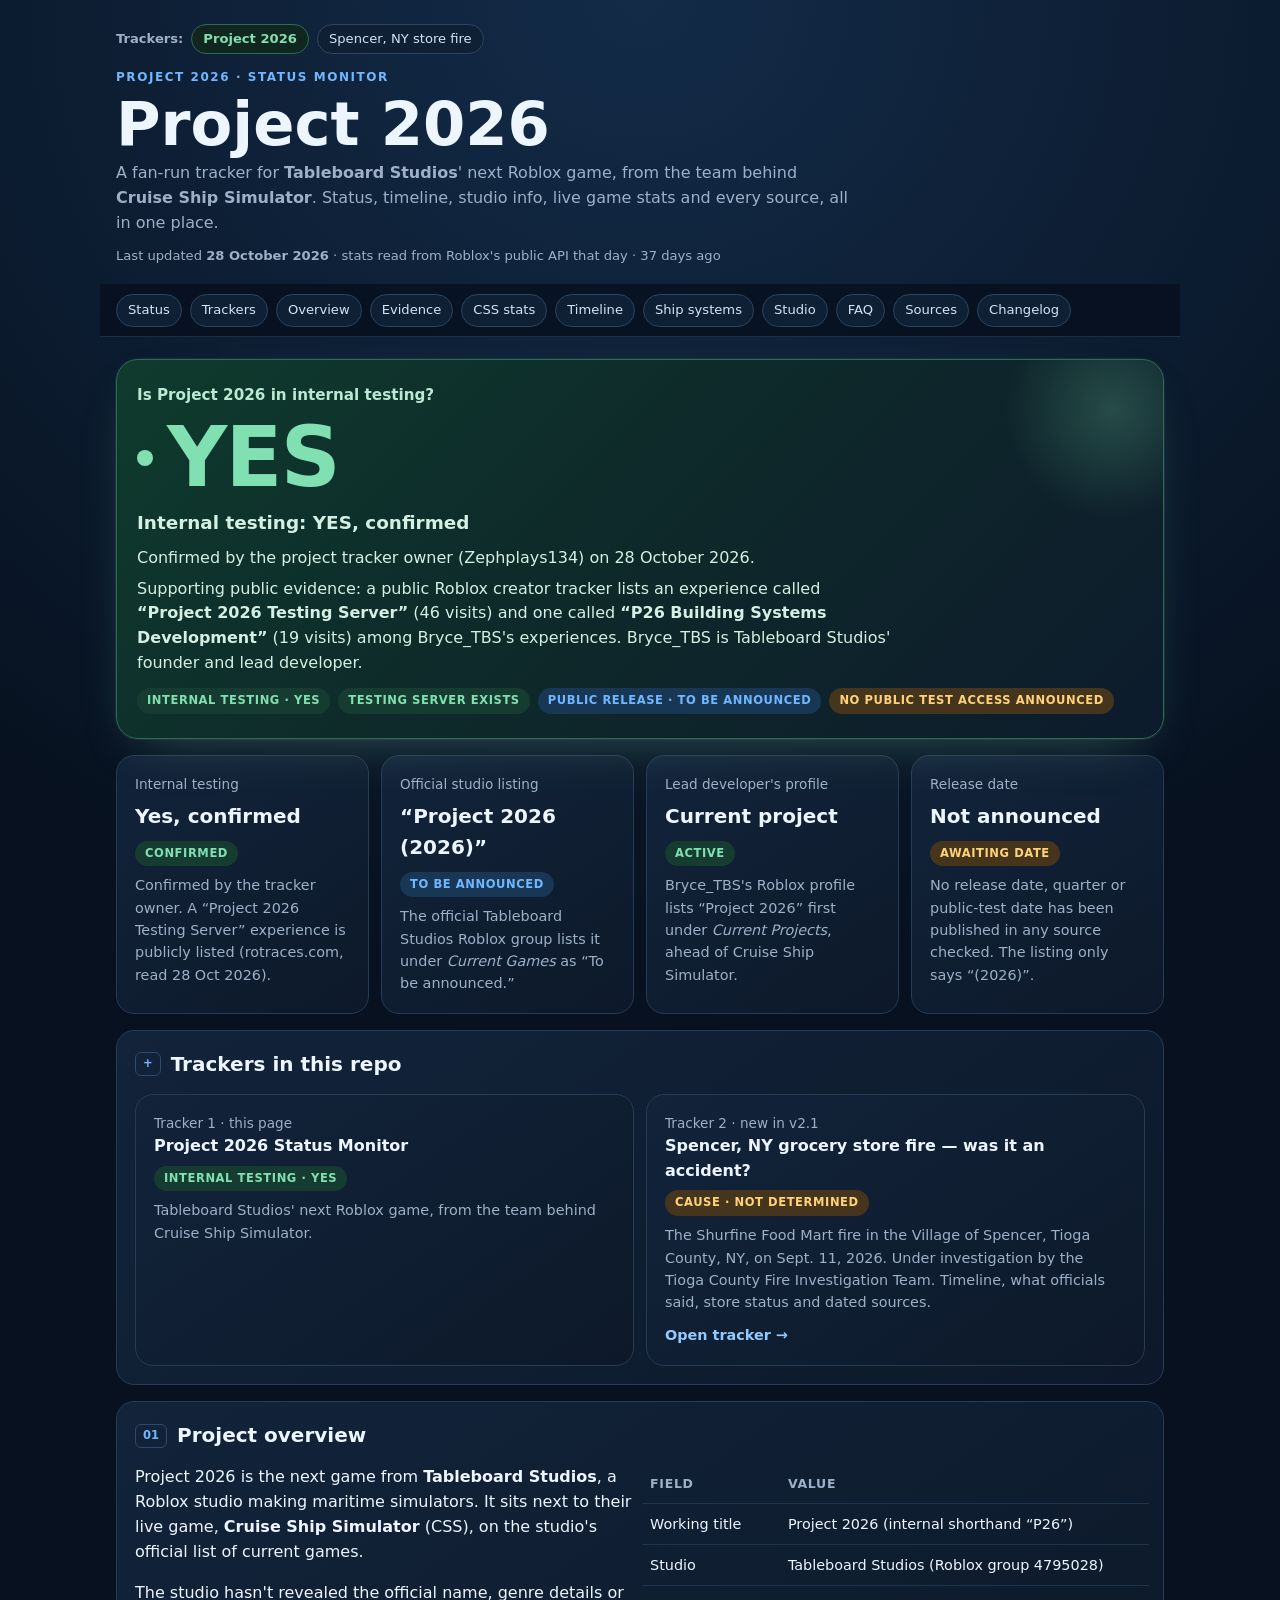
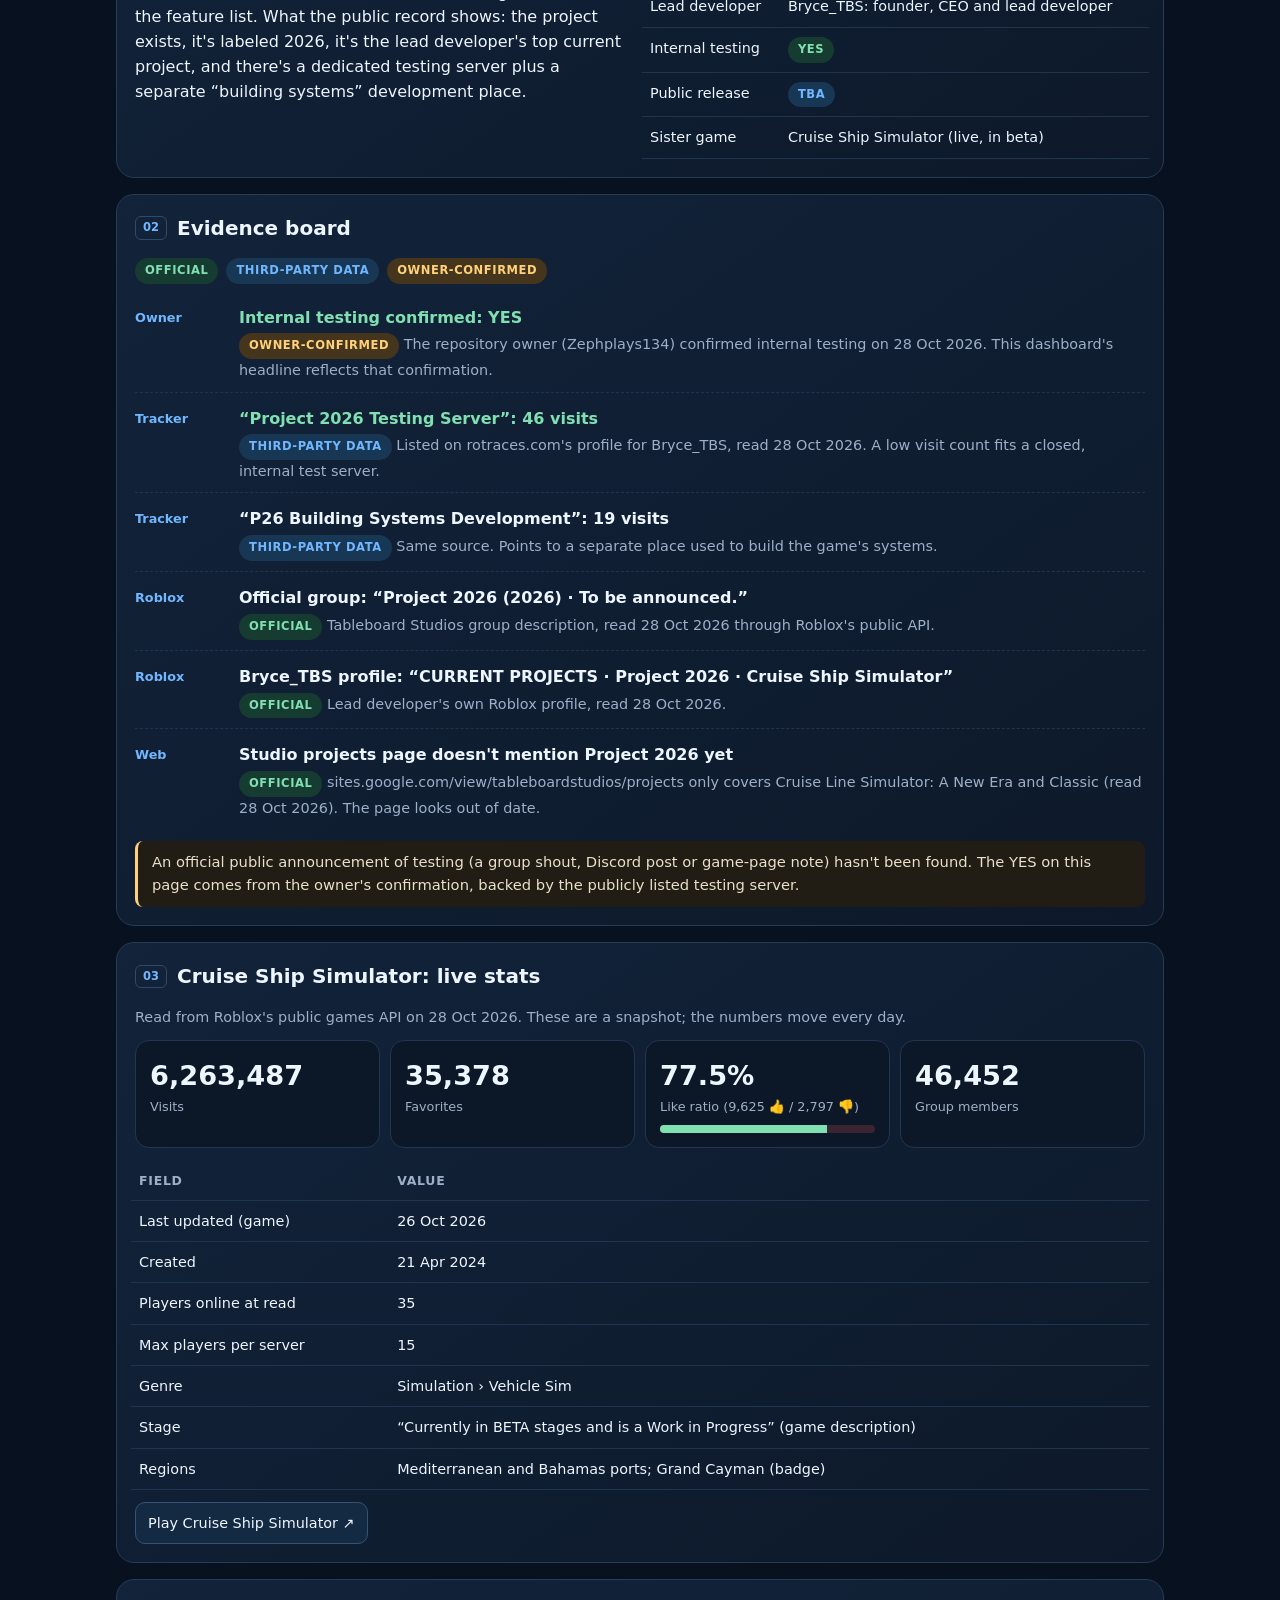
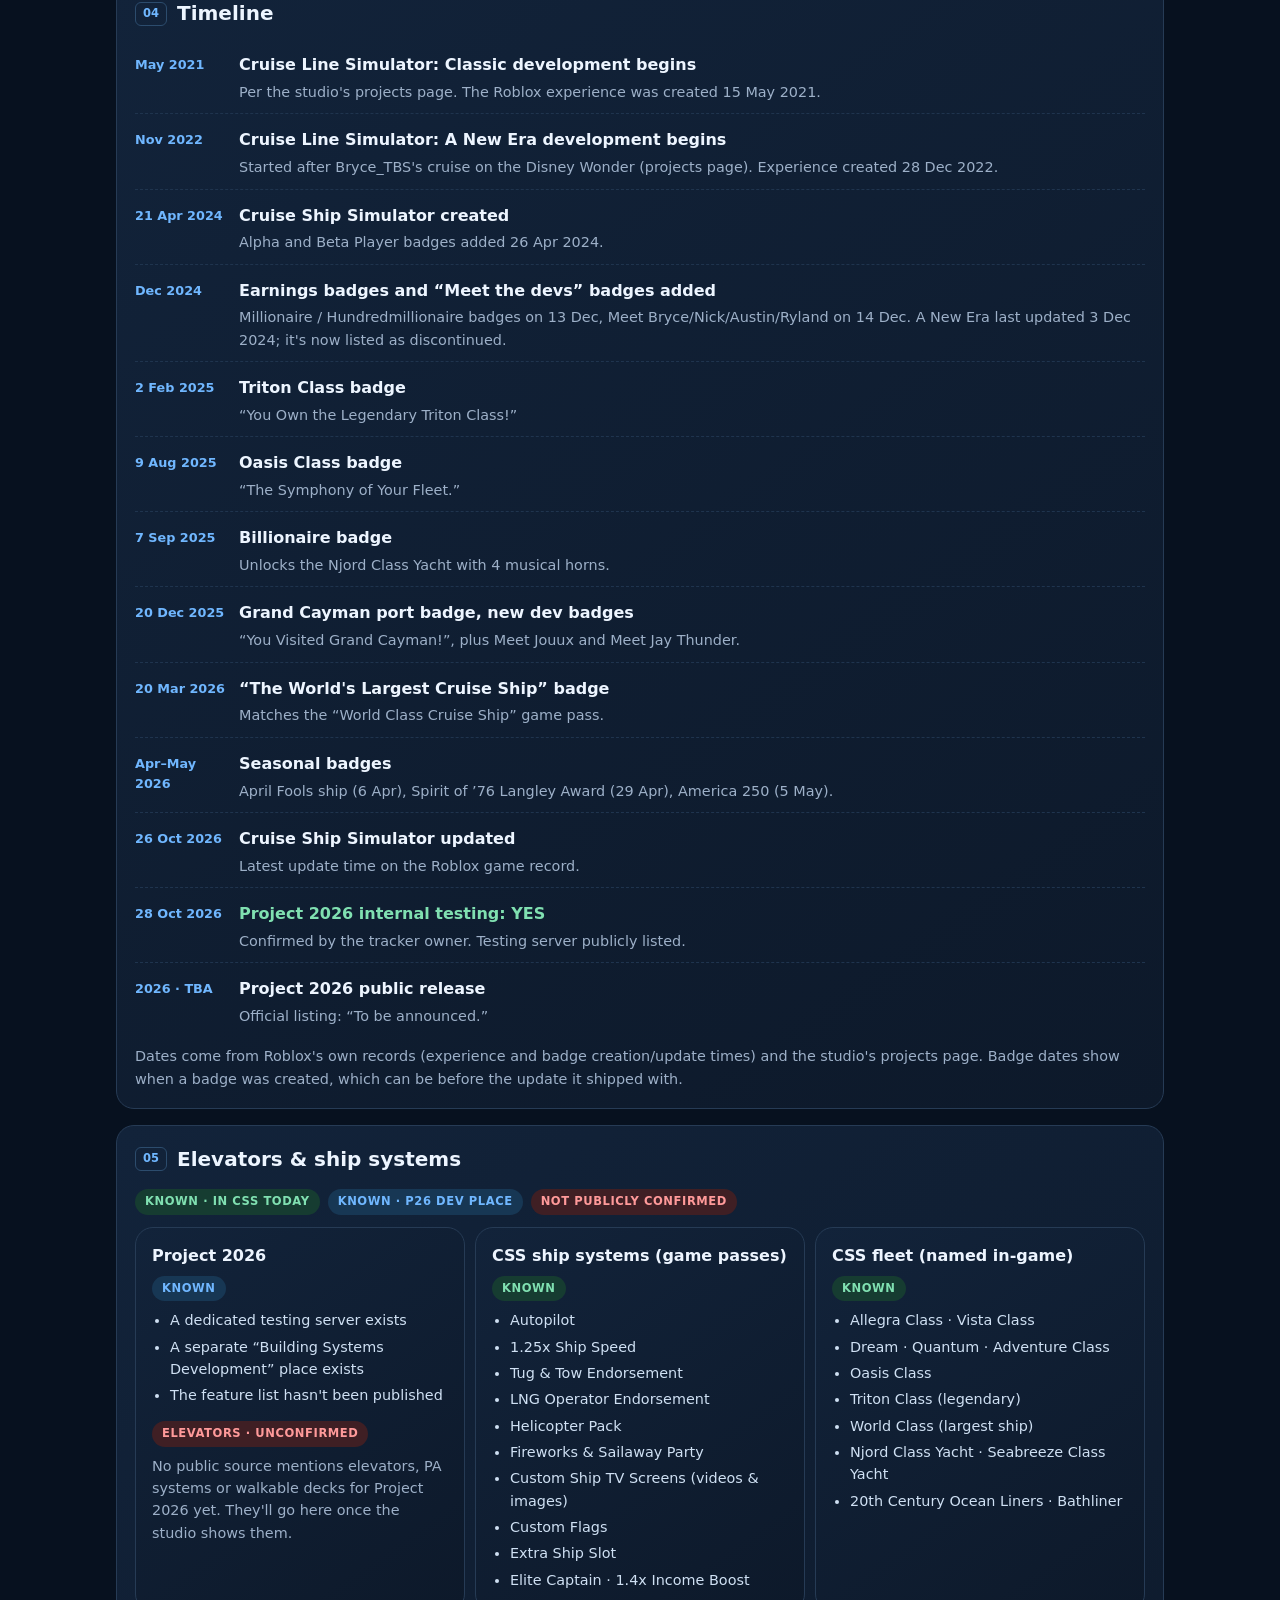
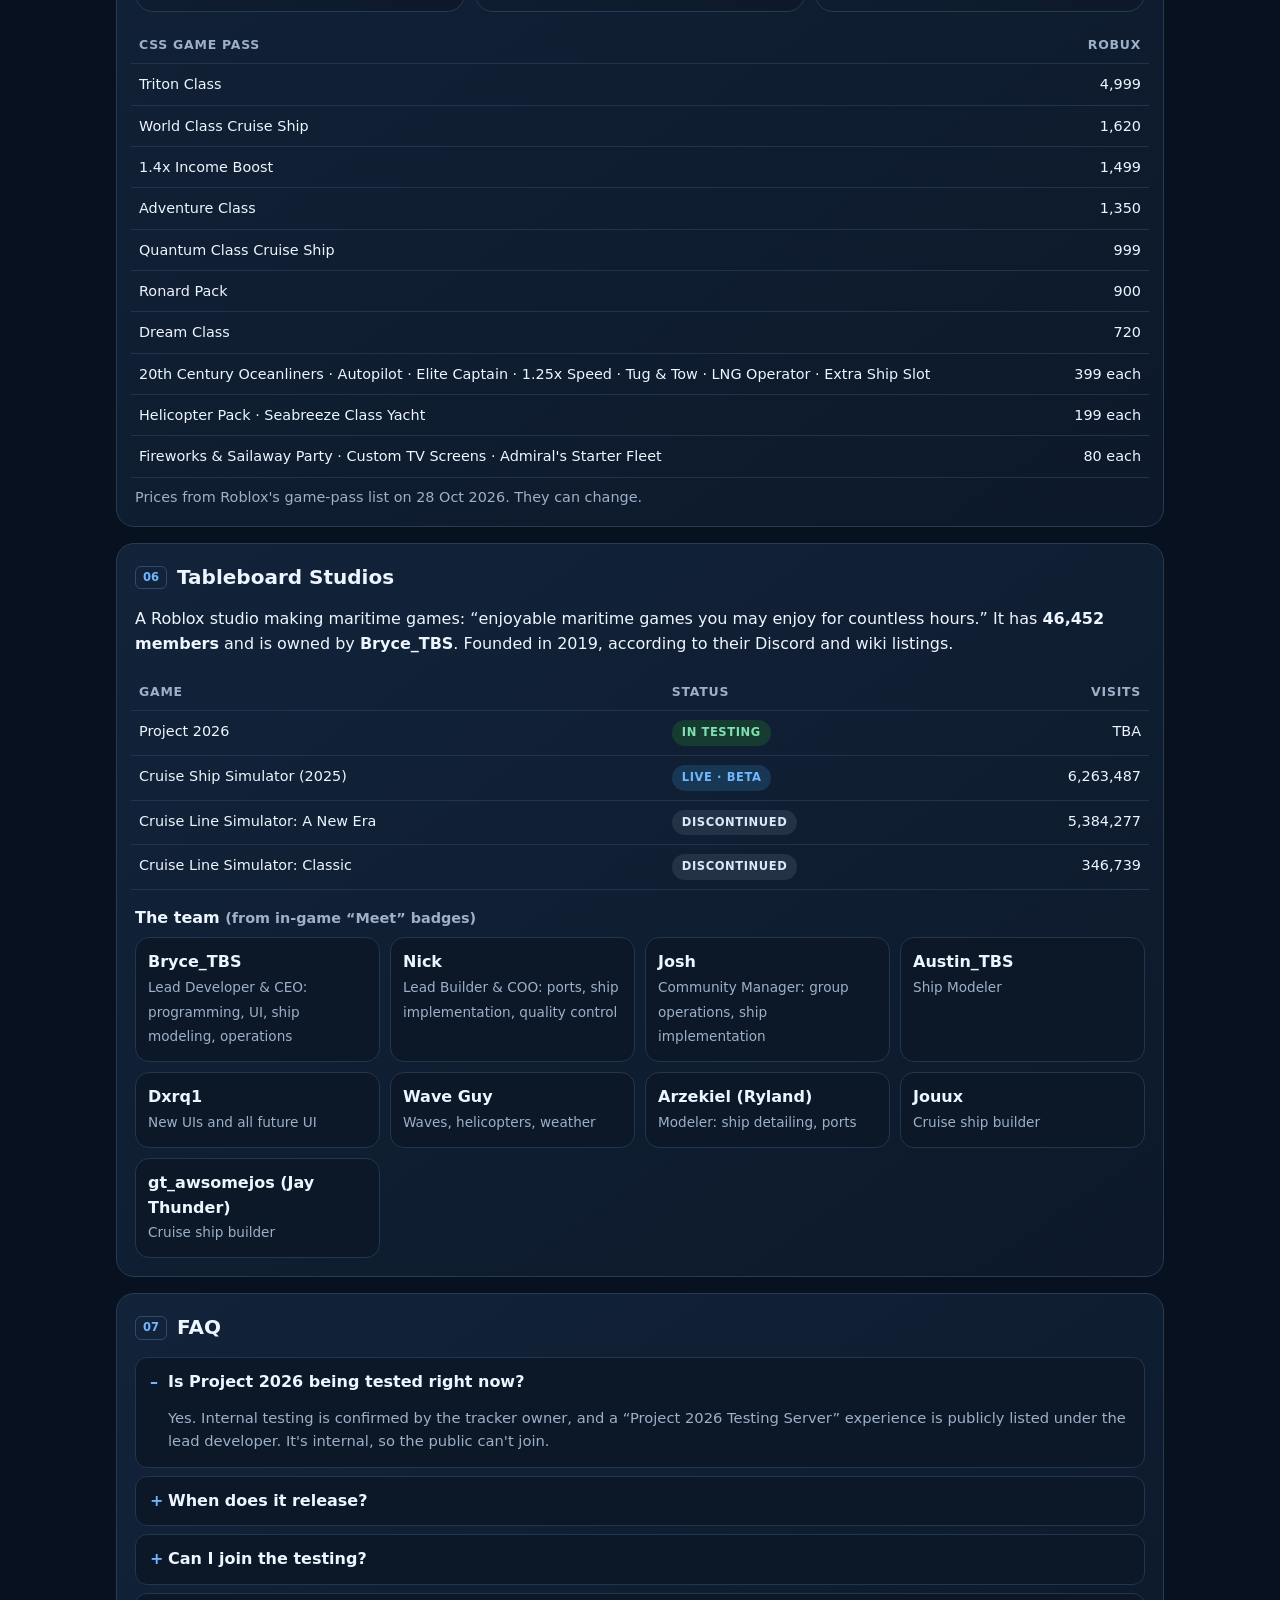
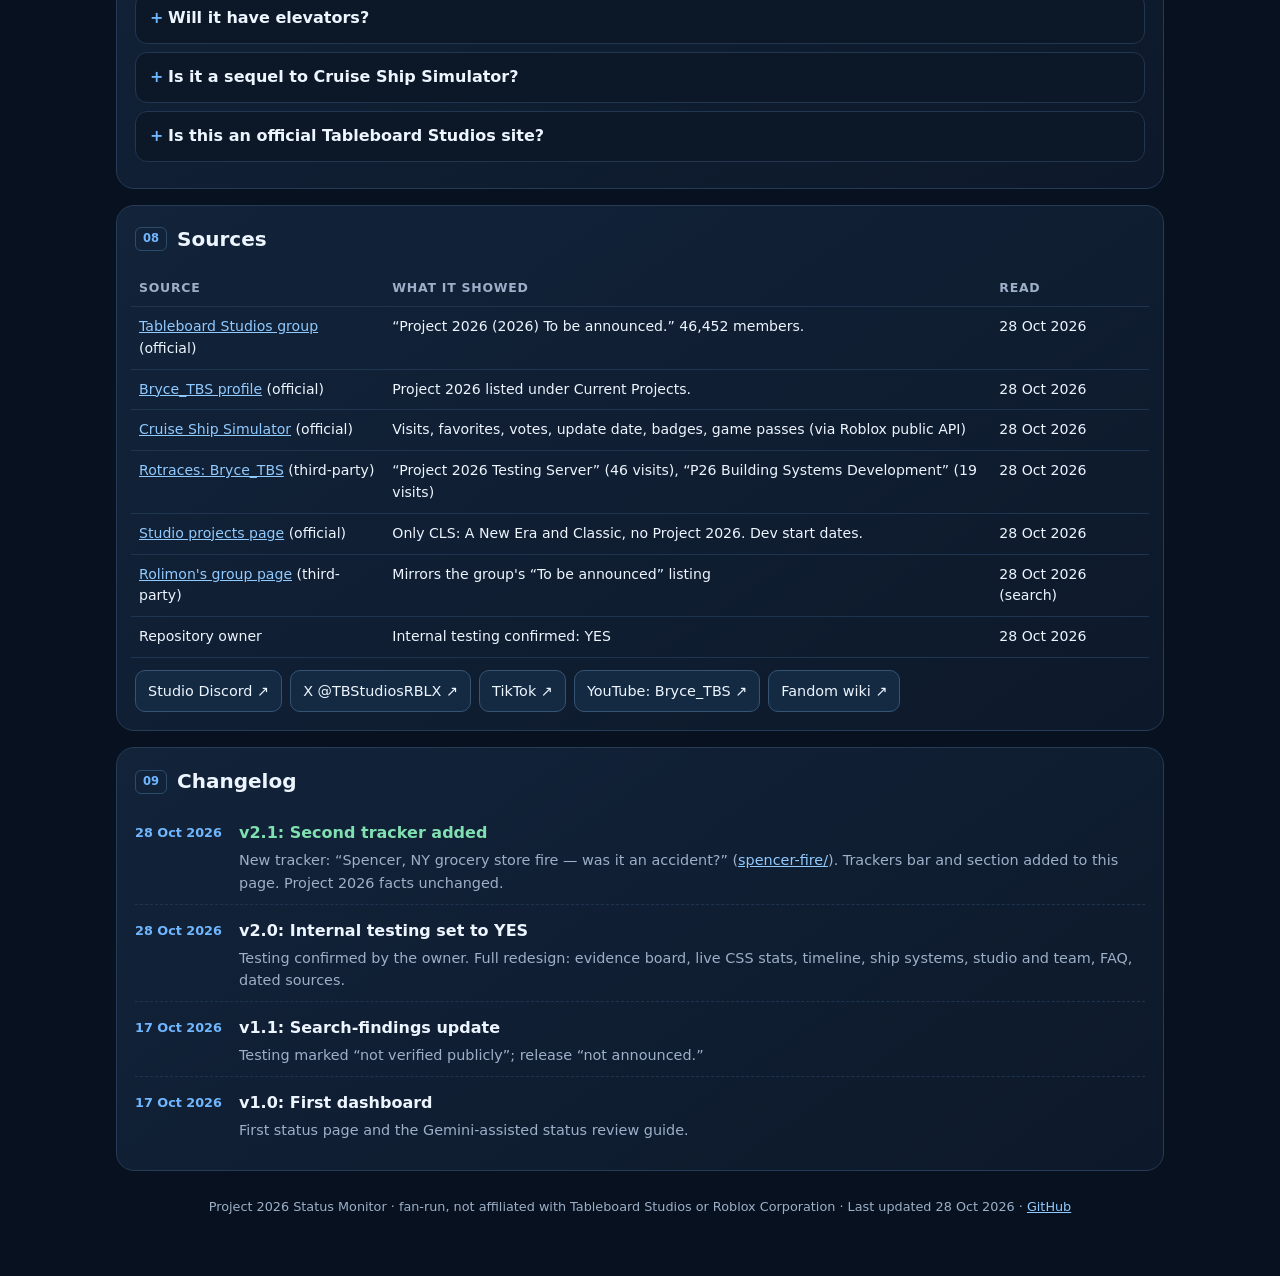
<file: index.html>
<!doctype html>
<html lang="en">
<head>
<meta charset="utf-8">
<meta name="viewport" content="width=device-width,initial-scale=1">
<meta name="theme-color" content="#07111f">
<meta name="description" content="Project 2026 Status Monitor: internal testing confirmed YES. A fan-run tracker for Tableboard Studios' Project 2026 and Cruise Ship Simulator on Roblox.">
<meta property="og:title" content="Project 2026: Internal testing YES, confirmed">
<meta property="og:description" content="Status, timeline, studio info, Cruise Ship Simulator stats and sources for Tableboard Studios' Project 2026.">
<title>Project 2026 Status Monitor: Internal testing YES</title>
<style>
:root{color-scheme:dark;--bg:#07111f;--panel:#101d30;--line:#263b55;--text:#edf5ff;--muted:#9db0c8;--blue:#70b7ff;--amber:#ffd27a;--green:#80e0b1;--red:#ff9a9a}
*{box-sizing:border-box}
html{scroll-behavior:smooth}
html{background:#07111f}
body{margin:0;background:radial-gradient(ellipse 120% 1400px at top,#132b48 0,#07111f 70%) no-repeat #07111f;color:var(--text);font:16px/1.55 system-ui,-apple-system,"Segoe UI",sans-serif}
main{max-width:1080px;margin:auto;padding:24px 16px 60px}
a{color:#91caff}a:hover{color:#fff}
.eyebrow{color:var(--blue);font-weight:700;letter-spacing:.13em;text-transform:uppercase;font-size:.75rem}
h1{font-size:clamp(2.1rem,7vw,3.8rem);line-height:1.04;margin:.4rem 0 .3rem}
h2{font-size:1.25rem;margin:0 0 14px;display:flex;align-items:center;gap:10px}
h2 .num{font-size:.72rem;color:var(--blue);border:1px solid #2c4c6d;border-radius:6px;padding:2px 7px;font-weight:700}
h3{font-size:1rem;margin:0 0 6px}
.sub{color:var(--muted);max-width:740px;margin:0}
.stamp{font-size:.82rem;color:var(--muted);margin-top:10px}
nav.toc{position:sticky;top:0;z-index:5;margin:18px -16px 0;padding:10px 16px;background:rgba(7,17,31,.88);backdrop-filter:blur(8px);border-bottom:1px solid #1b2e46;display:flex;gap:8px;overflow-x:auto;scrollbar-width:none}
nav.toc::-webkit-scrollbar{display:none}
nav.toc a{flex:0 0 auto;font-size:.82rem;text-decoration:none;color:#cfe3fa;border:1px solid #2a4562;border-radius:999px;padding:5px 11px;background:#0f2034}
nav.toc a:hover{background:#1b3655}
.hero{margin-top:22px;border-radius:22px;padding:24px 20px;background:linear-gradient(135deg,#0f3b2d 0,#0e2a2a 45%,#0d1b2c 100%);border:1px solid #2d6b55;box-shadow:0 0 0 1px rgba(128,224,177,.08),0 20px 50px -25px rgba(128,224,177,.35);position:relative;overflow:hidden}
.hero:after{content:"";position:absolute;right:-60px;top:-60px;width:220px;height:220px;border-radius:50%;background:radial-gradient(circle,rgba(128,224,177,.22),transparent 70%)}
.hero .q{color:#b9e9d3;font-weight:600;font-size:.95rem}
.hero .big{display:flex;align-items:center;gap:14px;flex-wrap:wrap;margin:8px 0 10px}
.hero .yes{font-size:clamp(3rem,13vw,5.2rem);font-weight:900;line-height:1;color:var(--green);letter-spacing:-.02em}
.dot{width:16px;height:16px;border-radius:50%;background:var(--green);box-shadow:0 0 0 0 rgba(128,224,177,.7);animation:pulse 2s infinite}
@keyframes pulse{0%{box-shadow:0 0 0 0 rgba(128,224,177,.6)}70%{box-shadow:0 0 0 14px rgba(128,224,177,0)}100%{box-shadow:0 0 0 0 rgba(128,224,177,0)}}
@media (prefers-reduced-motion:reduce){.dot{animation:none}html{scroll-behavior:auto}}
.hero .what{font-size:1.15rem;font-weight:700;margin:0 0 8px}
.hero p{margin:6px 0;color:#d5efe3;max-width:760px}
.chips{display:flex;flex-wrap:wrap;gap:8px;margin-top:12px}
.tag{display:inline-flex;align-items:center;border-radius:999px;padding:4px 10px;font-size:.72rem;font-weight:800;letter-spacing:.05em;background:#243247;color:#d9e8fb;white-space:nowrap}
.tag.amber{background:#45351d;color:var(--amber)}.tag.green{background:#163c31;color:var(--green)}.tag.blue{background:#173754;color:var(--blue)}.tag.red{background:#3f1f24;color:var(--red)}
.grid{display:grid;grid-template-columns:repeat(auto-fit,minmax(230px,1fr));gap:12px;margin:16px 0}
.card,.section{background:linear-gradient(145deg,#12233a,#0d192a);border:1px solid var(--line);border-radius:18px;padding:18px}
.section{margin-top:16px;scroll-margin-top:60px}
.label{color:var(--muted);font-size:.85rem}
.value{font-size:1.25rem;font-weight:750;margin:6px 0 8px}
.desc{color:var(--muted);font-size:.9rem;margin:8px 0 0}
.kpis{display:grid;grid-template-columns:repeat(2,1fr);gap:10px}
@media(min-width:720px){.kpis{grid-template-columns:repeat(4,1fr)}}
.kpi{background:#0c1828;border:1px solid #223650;border-radius:14px;padding:14px}
.kpi .n{font-size:clamp(1.25rem,5vw,1.7rem);font-weight:800;font-variant-numeric:tabular-nums}
.kpi .l{color:var(--muted);font-size:.8rem}
.bar{height:8px;border-radius:99px;background:#3a2530;overflow:hidden;margin-top:8px}.bar>i{display:block;height:100%;background:var(--green)}
.two{display:grid;gap:12px}@media(min-width:760px){.two{grid-template-columns:1fr 1fr}}
.timeline{display:grid;gap:4px;position:relative}
.ev{display:grid;grid-template-columns:92px 1fr;gap:12px;padding:10px 0;border-bottom:1px dashed #1f344e}
.ev:last-child{border-bottom:0}
.ev>*{min-width:0}
.ev p,.ev strong,td{overflow-wrap:anywhere}
@media(max-width:480px){.ev{grid-template-columns:74px 1fr;gap:10px}}
.ev .d{font-variant-numeric:tabular-nums;font-size:.8rem;color:var(--blue);font-weight:700;padding-top:2px}
.ev strong{display:block}.ev p{margin:3px 0 0;color:var(--muted);font-size:.9rem}
.ev.hl strong{color:var(--green)}
.tablewrap{overflow-x:auto;margin:0 -4px}
table{width:100%;border-collapse:collapse;font-size:.9rem}
table.wide{min-width:520px}
.two>*,.grid>*,.sys>*{min-width:0}
th,td{text-align:left;padding:9px 8px;border-bottom:1px solid #1f344e;vertical-align:top}
th{color:var(--muted);font-weight:600;font-size:.78rem;text-transform:uppercase;letter-spacing:.06em}
td.r{text-align:right;font-variant-numeric:tabular-nums;white-space:nowrap}
.sys{display:grid;gap:10px}@media(min-width:760px){.sys{grid-template-columns:repeat(3,1fr)}}
.sys .card{padding:16px}
.sys ul{margin:8px 0 0;padding-left:18px;color:#cfe0f3;font-size:.9rem}.sys li{margin:4px 0}
.team{display:grid;grid-template-columns:repeat(auto-fill,minmax(200px,1fr));gap:10px}
.person{background:#0c1828;border:1px solid #223650;border-radius:14px;padding:12px}
.person b{display:block}.person span{color:var(--muted);font-size:.85rem}
details{border:1px solid #223650;border-radius:12px;background:#0c1828;margin:8px 0}
summary{cursor:pointer;padding:12px 14px;font-weight:650;list-style:none}
summary::-webkit-details-marker{display:none}
summary:before{content:"+";display:inline-block;width:18px;color:var(--blue);font-weight:800}
details[open] summary:before{content:"–"}
details p{margin:0;padding:0 14px 14px 32px;color:var(--muted);font-size:.92rem}
.links{display:flex;gap:8px;flex-wrap:wrap;margin-top:12px}
.links a{border:1px solid #365472;background:#142a43;color:var(--text);padding:9px 12px;border-radius:10px;text-decoration:none;font-size:.9rem}
.links a:hover{background:#1d3b5c}
.src{font-size:.88rem}.src td:first-child{min-width:170px}
.notice{border-left:3px solid var(--amber);padding:10px 14px;background:#211d15;border-radius:8px;color:#eadfc9;font-size:.92rem;margin-top:12px}
.notice.green{border-color:var(--green);background:#11261f;color:#d3f1e3}
.legend{display:flex;gap:8px;flex-wrap:wrap;margin-bottom:12px}
 @media(max-width:600px){table.src{min-width:0}table.src tr:first-child{display:none}table.src tr{display:block;padding:10px 0;border-bottom:1px solid #1f344e}table.src td{display:block;border:0;padding:2px 0}table.src td:first-child{font-weight:650}table.src td:last-child{color:var(--muted);font-size:.8rem}}
.footer{color:var(--muted);font-size:.8rem;margin-top:26px;text-align:center}
.trackbar{display:flex;flex-wrap:wrap;align-items:center;gap:8px;margin:0 0 14px;font-size:.82rem;color:var(--muted)}
.trackbar a,.trackbar span.cur{text-decoration:none;border:1px solid #2a4562;border-radius:999px;padding:4px 11px;background:#0f2034;color:#cfe3fa}
.trackbar span.cur{border-color:#2d6b55;background:#11261f;color:var(--green);font-weight:700}
.trackbar a:hover{background:#1b3655;color:#fff}
.trk{display:grid;gap:12px}@media(min-width:760px){.trk{grid-template-columns:1fr 1fr}}
.trk>*{min-width:0}
.trk a.card{display:block;text-decoration:none;color:var(--text)}
.trk a.card:hover{border-color:#3d6488}
.trk .go{color:#91caff;font-size:.9rem;font-weight:650;margin-top:10px;display:inline-block}
.top{display:flex;justify-content:space-between;align-items:flex-end;gap:12px;flex-wrap:wrap}
</style>
</head>
<body>
<main>

<header class="top">
  <div>
    <nav class="trackbar" aria-label="Trackers"><b>Trackers:</b><span class="cur" aria-current="page">Project 2026</span><a href="spencer-fire/index.html">Spencer, NY store fire</a></nav>
    <div class="eyebrow">Project 2026 · Status Monitor</div>
    <h1>Project 2026</h1>
    <p class="sub">A fan-run tracker for <b>Tableboard Studios</b>' next Roblox game, from the team behind <b>Cruise Ship Simulator</b>. Status, timeline, studio info, live game stats and every source, all in one place.</p>
    <div class="stamp">Last updated <b>28 October 2026</b> · stats read from Roblox's public API that day · <span id="age"></span></div>
  </div>
</header>

<nav class="toc" aria-label="Sections">
  <a href="#status">Status</a><a href="#trackers">Trackers</a><a href="#overview">Overview</a><a href="#evidence">Evidence</a><a href="#css">CSS stats</a><a href="#timeline">Timeline</a><a href="#systems">Ship systems</a><a href="#studio">Studio</a><a href="#faq">FAQ</a><a href="#sources">Sources</a><a href="#changelog">Changelog</a>
</nav>

<section class="hero" id="status" aria-label="Headline status">
  <div class="q">Is Project 2026 in internal testing?</div>
  <div class="big"><span class="dot" aria-hidden="true"></span><span class="yes">YES</span></div>
  <p class="what">Internal testing: YES, confirmed</p>
  <p>Confirmed by the project tracker owner (Zephplays134) on 28 October 2026.</p>
  <p>Supporting public evidence: a public Roblox creator tracker lists an experience called <b>“Project 2026 Testing Server”</b> (46 visits) and one called <b>“P26 Building Systems Development”</b> (19 visits) among Bryce_TBS's experiences. Bryce_TBS is Tableboard Studios' founder and lead developer.</p>
  <div class="chips">
    <span class="tag green">INTERNAL TESTING · YES</span>
    <span class="tag green">TESTING SERVER EXISTS</span>
    <span class="tag blue">PUBLIC RELEASE · TO BE ANNOUNCED</span>
    <span class="tag amber">NO PUBLIC TEST ACCESS ANNOUNCED</span>
  </div>
</section>

<div class="grid">
  <article class="card"><div class="label">Internal testing</div><div class="value">Yes, confirmed</div><span class="tag green">CONFIRMED</span><p class="desc">Confirmed by the tracker owner. A “Project 2026 Testing Server” experience is publicly listed (rotraces.com, read 28 Oct 2026).</p></article>
  <article class="card"><div class="label">Official studio listing</div><div class="value">“Project 2026 (2026)”</div><span class="tag blue">TO BE ANNOUNCED</span><p class="desc">The official Tableboard Studios Roblox group lists it under <i>Current Games</i> as “To be announced.”</p></article>
  <article class="card"><div class="label">Lead developer's profile</div><div class="value">Current project</div><span class="tag green">ACTIVE</span><p class="desc">Bryce_TBS's Roblox profile lists “Project 2026” first under <i>Current Projects</i>, ahead of Cruise Ship Simulator.</p></article>
  <article class="card"><div class="label">Release date</div><div class="value">Not announced</div><span class="tag amber">AWAITING DATE</span><p class="desc">No release date, quarter or public-test date has been published in any source checked. The listing only says “(2026)”.</p></article>
</div>

<section class="section" id="trackers">
  <h2><span class="num">+</span>Trackers in this repo</h2>
  <div class="trk">
    <div class="card"><div class="label">Tracker 1 · this page</div><h3>Project 2026 Status Monitor</h3><span class="tag green">INTERNAL TESTING · YES</span><p class="desc">Tableboard Studios' next Roblox game, from the team behind Cruise Ship Simulator.</p></div>
    <a class="card" href="spencer-fire/index.html"><div class="label">Tracker 2 · new in v2.1</div><h3>Spencer, NY grocery store fire — was it an accident?</h3><span class="tag amber">CAUSE · NOT DETERMINED</span><p class="desc">The Shurfine Food Mart fire in the Village of Spencer, Tioga County, NY, on Sept. 11, 2026. Under investigation by the Tioga County Fire Investigation Team. Timeline, what officials said, store status and dated sources.</p><span class="go">Open tracker →</span></a>
  </div>
</section>

<section class="section" id="overview">
  <h2><span class="num">01</span>Project overview</h2>
  <div class="two">
    <div>
      <p style="margin-top:0">Project 2026 is the next game from <b>Tableboard Studios</b>, a Roblox studio making maritime simulators. It sits next to their live game, <b>Cruise Ship Simulator</b> (CSS), on the studio's official list of current games.</p>
      <p>The studio hasn't revealed the official name, genre details or the feature list. What the public record shows: the project exists, it's labeled 2026, it's the lead developer's top current project, and there's a dedicated testing server plus a separate “building systems” development place.</p>
    </div>
    <div class="tablewrap"><table>
      <tr><th>Field</th><th>Value</th></tr>
      <tr><td>Working title</td><td>Project 2026 (internal shorthand “P26”)</td></tr>
      <tr><td>Studio</td><td>Tableboard Studios (Roblox group 4795028)</td></tr>
      <tr><td>Lead developer</td><td>Bryce_TBS: founder, CEO and lead developer</td></tr>
      <tr><td>Internal testing</td><td><span class="tag green">YES</span></td></tr>
      <tr><td>Public release</td><td><span class="tag blue">TBA</span></td></tr>
      <tr><td>Sister game</td><td>Cruise Ship Simulator (live, in beta)</td></tr>
    </table></div>
  </div>
</section>

<section class="section" id="evidence">
  <h2><span class="num">02</span>Evidence board</h2>
  <div class="legend"><span class="tag green">OFFICIAL</span><span class="tag blue">THIRD-PARTY DATA</span><span class="tag amber">OWNER-CONFIRMED</span></div>
  <div class="timeline">
    <div class="ev hl"><div class="d">Owner</div><div><strong>Internal testing confirmed: YES</strong><p><span class="tag amber">OWNER-CONFIRMED</span> The repository owner (Zephplays134) confirmed internal testing on 28 Oct 2026. This dashboard's headline reflects that confirmation.</p></div></div>
    <div class="ev hl"><div class="d">Tracker</div><div><strong>“Project 2026 Testing Server”: 46 visits</strong><p><span class="tag blue">THIRD-PARTY DATA</span> Listed on rotraces.com's profile for Bryce_TBS, read 28 Oct 2026. A low visit count fits a closed, internal test server.</p></div></div>
    <div class="ev"><div class="d">Tracker</div><div><strong>“P26 Building Systems Development”: 19 visits</strong><p><span class="tag blue">THIRD-PARTY DATA</span> Same source. Points to a separate place used to build the game's systems.</p></div></div>
    <div class="ev"><div class="d">Roblox</div><div><strong>Official group: “Project 2026 (2026) · To be announced.”</strong><p><span class="tag green">OFFICIAL</span> Tableboard Studios group description, read 28 Oct 2026 through Roblox's public API.</p></div></div>
    <div class="ev"><div class="d">Roblox</div><div><strong>Bryce_TBS profile: “CURRENT PROJECTS · Project 2026 · Cruise Ship Simulator”</strong><p><span class="tag green">OFFICIAL</span> Lead developer's own Roblox profile, read 28 Oct 2026.</p></div></div>
    <div class="ev"><div class="d">Web</div><div><strong>Studio projects page doesn't mention Project 2026 yet</strong><p><span class="tag green">OFFICIAL</span> sites.google.com/view/tableboardstudios/projects only covers Cruise Line Simulator: A New Era and Classic (read 28 Oct 2026). The page looks out of date.</p></div></div>
  </div>
  <div class="notice">An official public announcement of testing (a group shout, Discord post or game-page note) hasn't been found. The YES on this page comes from the owner's confirmation, backed by the publicly listed testing server.</div>
</section>

<section class="section" id="css">
  <h2><span class="num">03</span>Cruise Ship Simulator: live stats</h2>
  <p class="desc" style="margin:0 0 12px">Read from Roblox's public games API on 28 Oct 2026. These are a snapshot; the numbers move every day.</p>
  <div class="kpis">
    <div class="kpi"><div class="n">6,263,487</div><div class="l">Visits</div></div>
    <div class="kpi"><div class="n">35,378</div><div class="l">Favorites</div></div>
    <div class="kpi"><div class="n">77.5%</div><div class="l">Like ratio (9,625 👍 / 2,797 👎)</div><div class="bar"><i style="width:77.5%"></i></div></div>
    <div class="kpi"><div class="n">46,452</div><div class="l">Group members</div></div>
  </div>
  <div class="tablewrap" style="margin-top:14px"><table>
    <tr><th>Field</th><th>Value</th></tr>
    <tr><td>Last updated (game)</td><td>26 Oct 2026</td></tr>
    <tr><td>Created</td><td>21 Apr 2024</td></tr>
    <tr><td>Players online at read</td><td>35</td></tr>
    <tr><td>Max players per server</td><td>15</td></tr>
    <tr><td>Genre</td><td>Simulation › Vehicle Sim</td></tr>
    <tr><td>Stage</td><td>“Currently in BETA stages and is a Work in Progress” (game description)</td></tr>
    <tr><td>Regions</td><td>Mediterranean and Bahamas ports; Grand Cayman (badge)</td></tr>
  </table></div>
  <div class="links"><a href="https://www.roblox.com/games/17234598656/Cruise-Ship-Simulator" target="_blank" rel="noopener">Play Cruise Ship Simulator ↗</a></div>
</section>

<section class="section" id="timeline">
  <h2><span class="num">04</span>Timeline</h2>
  <div class="timeline">
    <div class="ev"><div class="d">May 2021</div><div><strong>Cruise Line Simulator: Classic development begins</strong><p>Per the studio's projects page. The Roblox experience was created 15 May 2021.</p></div></div>
    <div class="ev"><div class="d">Nov 2022</div><div><strong>Cruise Line Simulator: A New Era development begins</strong><p>Started after Bryce_TBS's cruise on the Disney Wonder (projects page). Experience created 28 Dec 2022.</p></div></div>
    <div class="ev"><div class="d">21 Apr 2024</div><div><strong>Cruise Ship Simulator created</strong><p>Alpha and Beta Player badges added 26 Apr 2024.</p></div></div>
    <div class="ev"><div class="d">Dec 2024</div><div><strong>Earnings badges and “Meet the devs” badges added</strong><p>Millionaire / Hundredmillionaire badges on 13 Dec, Meet Bryce/Nick/Austin/Ryland on 14 Dec. A New Era last updated 3 Dec 2024; it's now listed as discontinued.</p></div></div>
    <div class="ev"><div class="d">2 Feb 2025</div><div><strong>Triton Class badge</strong><p>“You Own the Legendary Triton Class!”</p></div></div>
    <div class="ev"><div class="d">9 Aug 2025</div><div><strong>Oasis Class badge</strong><p>“The Symphony of Your Fleet.”</p></div></div>
    <div class="ev"><div class="d">7 Sep 2025</div><div><strong>Billionaire badge</strong><p>Unlocks the Njord Class Yacht with 4 musical horns.</p></div></div>
    <div class="ev"><div class="d">20 Dec 2025</div><div><strong>Grand Cayman port badge, new dev badges</strong><p>“You Visited Grand Cayman!”, plus Meet Jouux and Meet Jay Thunder.</p></div></div>
    <div class="ev"><div class="d">20 Mar 2026</div><div><strong>“The World's Largest Cruise Ship” badge</strong><p>Matches the “World Class Cruise Ship” game pass.</p></div></div>
    <div class="ev"><div class="d">Apr–May 2026</div><div><strong>Seasonal badges</strong><p>April Fools ship (6 Apr), Spirit of ’76 Langley Award (29 Apr), America 250 (5 May).</p></div></div>
    <div class="ev"><div class="d">26 Oct 2026</div><div><strong>Cruise Ship Simulator updated</strong><p>Latest update time on the Roblox game record.</p></div></div>
    <div class="ev hl"><div class="d">28 Oct 2026</div><div><strong>Project 2026 internal testing: YES</strong><p>Confirmed by the tracker owner. Testing server publicly listed.</p></div></div>
    <div class="ev"><div class="d">2026 · TBA</div><div><strong>Project 2026 public release</strong><p>Official listing: “To be announced.”</p></div></div>
  </div>
  <p class="desc">Dates come from Roblox's own records (experience and badge creation/update times) and the studio's projects page. Badge dates show when a badge was created, which can be before the update it shipped with.</p>
</section>

<section class="section" id="systems">
  <h2><span class="num">05</span>Elevators & ship systems</h2>
  <div class="legend"><span class="tag green">KNOWN · IN CSS TODAY</span><span class="tag blue">KNOWN · P26 DEV PLACE</span><span class="tag red">NOT PUBLICLY CONFIRMED</span></div>
  <div class="sys">
    <div class="card"><h3>Project 2026</h3><span class="tag blue">KNOWN</span>
      <ul><li>A dedicated testing server exists</li><li>A separate “Building Systems Development” place exists</li><li>The feature list hasn't been published</li></ul>
      <span class="tag red" style="margin-top:10px">ELEVATORS · UNCONFIRMED</span>
      <p class="desc">No public source mentions elevators, PA systems or walkable decks for Project 2026 yet. They'll go here once the studio shows them.</p>
    </div>
    <div class="card"><h3>CSS ship systems (game passes)</h3><span class="tag green">KNOWN</span>
      <ul><li>Autopilot</li><li>1.25x Ship Speed</li><li>Tug & Tow Endorsement</li><li>LNG Operator Endorsement</li><li>Helicopter Pack</li><li>Fireworks & Sailaway Party</li><li>Custom Ship TV Screens (videos & images)</li><li>Custom Flags</li><li>Extra Ship Slot</li><li>Elite Captain · 1.4x Income Boost</li></ul>
    </div>
    <div class="card"><h3>CSS fleet (named in-game)</h3><span class="tag green">KNOWN</span>
      <ul><li>Allegra Class · Vista Class</li><li>Dream · Quantum · Adventure Class</li><li>Oasis Class</li><li>Triton Class (legendary)</li><li>World Class (largest ship)</li><li>Njord Class Yacht · Seabreeze Class Yacht</li><li>20th Century Ocean Liners · Bathliner</li></ul>
    </div>
  </div>
  <div class="tablewrap" style="margin-top:14px"><table>
    <tr><th>CSS game pass</th><th style="text-align:right">Robux</th></tr>
    <tr><td>Triton Class</td><td class="r">4,999</td></tr>
    <tr><td>World Class Cruise Ship</td><td class="r">1,620</td></tr>
    <tr><td>1.4x Income Boost</td><td class="r">1,499</td></tr>
    <tr><td>Adventure Class</td><td class="r">1,350</td></tr>
    <tr><td>Quantum Class Cruise Ship</td><td class="r">999</td></tr>
    <tr><td>Ronard Pack</td><td class="r">900</td></tr>
    <tr><td>Dream Class</td><td class="r">720</td></tr>
    <tr><td>20th Century Oceanliners · Autopilot · Elite Captain · 1.25x Speed · Tug & Tow · LNG Operator · Extra Ship Slot</td><td class="r">399 each</td></tr>
    <tr><td>Helicopter Pack · Seabreeze Class Yacht</td><td class="r">199 each</td></tr>
    <tr><td>Fireworks & Sailaway Party · Custom TV Screens · Admiral's Starter Fleet</td><td class="r">80 each</td></tr>
  </table></div>
  <p class="desc">Prices from Roblox's game-pass list on 28 Oct 2026. They can change.</p>
</section>

<section class="section" id="studio">
  <h2><span class="num">06</span>Tableboard Studios</h2>
  <p style="margin-top:0">A Roblox studio making maritime games: “enjoyable maritime games you may enjoy for countless hours.” It has <b>46,452 members</b> and is owned by <b>Bryce_TBS</b>. Founded in 2019, according to their Discord and wiki listings.</p>
  <div class="tablewrap"><table>
    <tr><th>Game</th><th>Status</th><th style="text-align:right">Visits</th></tr>
    <tr><td>Project 2026</td><td><span class="tag green">IN TESTING</span></td><td class="r">TBA</td></tr>
    <tr><td>Cruise Ship Simulator (2025)</td><td><span class="tag blue">LIVE · BETA</span></td><td class="r">6,263,487</td></tr>
    <tr><td>Cruise Line Simulator: A New Era</td><td><span class="tag">DISCONTINUED</span></td><td class="r">5,384,277</td></tr>
    <tr><td>Cruise Line Simulator: Classic</td><td><span class="tag">DISCONTINUED</span></td><td class="r">346,739</td></tr>
  </table></div>
  <h3 style="margin-top:16px">The team <span class="desc">(from in-game “Meet” badges)</span></h3>
  <div class="team">
    <div class="person"><b>Bryce_TBS</b><span>Lead Developer & CEO: programming, UI, ship modeling, operations</span></div>
    <div class="person"><b>Nick</b><span>Lead Builder & COO: ports, ship implementation, quality control</span></div>
    <div class="person"><b>Josh</b><span>Community Manager: group operations, ship implementation</span></div>
    <div class="person"><b>Austin_TBS</b><span>Ship Modeler</span></div>
    <div class="person"><b>Dxrq1</b><span>New UIs and all future UI</span></div>
    <div class="person"><b>Wave Guy</b><span>Waves, helicopters, weather</span></div>
    <div class="person"><b>Arzekiel (Ryland)</b><span>Modeler: ship detailing, ports</span></div>
    <div class="person"><b>Jouux</b><span>Cruise ship builder</span></div>
    <div class="person"><b>gt_awsomejos (Jay Thunder)</b><span>Cruise ship builder</span></div>
  </div>
</section>

<section class="section" id="faq">
  <h2><span class="num">07</span>FAQ</h2>
  <details open><summary>Is Project 2026 being tested right now?</summary><p>Yes. Internal testing is confirmed by the tracker owner, and a “Project 2026 Testing Server” experience is publicly listed under the lead developer. It's internal, so the public can't join.</p></details>
  <details><summary>When does it release?</summary><p>Not announced. The official group lists it as “Project 2026 (2026) · To be announced.”</p></details>
  <details><summary>Can I join the testing?</summary><p>No public test access has been announced. Watch the official group and the studio's Discord.</p></details>
  <details><summary>Will it have elevators?</summary><p>Unknown. No public source mentions elevators for Project 2026 yet. This page will mark them confirmed only when the studio shows them.</p></details>
  <details><summary>Is it a sequel to Cruise Ship Simulator?</summary><p>Unconfirmed. Both games are on the studio's current list, and CSS is still being updated (latest 26 Oct 2026). The studio hasn't said how they relate.</p></details>
  <details><summary>Is this an official Tableboard Studios site?</summary><p>No. This is a fan-run tracker. Official info comes from the Roblox group, the studio's Discord and their social accounts.</p></details>
</section>

<section class="section" id="sources">
  <h2><span class="num">08</span>Sources</h2>
  <div class="tablewrap"><table class="src wide">
    <tr><th>Source</th><th>What it showed</th><th>Read</th></tr>
    <tr><td><a href="https://www.roblox.com/communities/4795028/Tableboard-Studios" target="_blank" rel="noopener">Tableboard Studios group</a> (official)</td><td>“Project 2026 (2026) To be announced.” 46,452 members.</td><td>28 Oct 2026</td></tr>
    <tr><td><a href="https://www.roblox.com/users/127968748/profile" target="_blank" rel="noopener">Bryce_TBS profile</a> (official)</td><td>Project 2026 listed under Current Projects.</td><td>28 Oct 2026</td></tr>
    <tr><td><a href="https://www.roblox.com/games/17234598656/Cruise-Ship-Simulator" target="_blank" rel="noopener">Cruise Ship Simulator</a> (official)</td><td>Visits, favorites, votes, update date, badges, game passes (via Roblox public API)</td><td>28 Oct 2026</td></tr>
    <tr><td><a href="https://rotraces.com/Bryce_TBS" target="_blank" rel="noopener">Rotraces: Bryce_TBS</a> (third-party)</td><td>“Project 2026 Testing Server” (46 visits), “P26 Building Systems Development” (19 visits)</td><td>28 Oct 2026</td></tr>
    <tr><td><a href="https://sites.google.com/view/tableboardstudios/projects" target="_blank" rel="noopener">Studio projects page</a> (official)</td><td>Only CLS: A New Era and Classic, no Project 2026. Dev start dates.</td><td>28 Oct 2026</td></tr>
    <tr><td><a href="https://www.rolimons.com/group/4795028" target="_blank" rel="noopener">Rolimon's group page</a> (third-party)</td><td>Mirrors the group's “To be announced” listing</td><td>28 Oct 2026 (search)</td></tr>
    <tr><td>Repository owner</td><td>Internal testing confirmed: YES</td><td>28 Oct 2026</td></tr>
  </table></div>
  <div class="links">
    <a href="https://discord.com/invite/tableboardstudios" target="_blank" rel="noopener">Studio Discord ↗</a>
    <a href="https://x.com/TBStudiosRBLX" target="_blank" rel="noopener">X @TBStudiosRBLX ↗</a>
    <a href="https://www.tiktok.com/@tableboard_studios" target="_blank" rel="noopener">TikTok ↗</a>
    <a href="https://www.youtube.com/@Bryce_TBS" target="_blank" rel="noopener">YouTube: Bryce_TBS ↗</a>
    <a href="https://tableboard-studios.fandom.com/wiki/Tableboard_Studios_Wiki" target="_blank" rel="noopener">Fandom wiki ↗</a>
  </div>
</section>

<section class="section" id="changelog">
  <h2><span class="num">09</span>Changelog</h2>
  <div class="timeline">
    <div class="ev hl"><div class="d">28 Oct 2026</div><div><strong>v2.1: Second tracker added</strong><p>New tracker: “Spencer, NY grocery store fire — was it an accident?” (<a href="spencer-fire/index.html">spencer-fire/</a>). Trackers bar and section added to this page. Project 2026 facts unchanged.</p></div></div>
    <div class="ev"><div class="d">28 Oct 2026</div><div><strong>v2.0: Internal testing set to YES</strong><p>Testing confirmed by the owner. Full redesign: evidence board, live CSS stats, timeline, ship systems, studio and team, FAQ, dated sources.</p></div></div>
    <div class="ev"><div class="d">17 Oct 2026</div><div><strong>v1.1: Search-findings update</strong><p>Testing marked “not verified publicly”; release “not announced.”</p></div></div>
    <div class="ev"><div class="d">17 Oct 2026</div><div><strong>v1.0: First dashboard</strong><p>First status page and the Gemini-assisted status review guide.</p></div></div>
  </div>
</section>

<div class="footer">Project 2026 Status Monitor · fan-run, not affiliated with Tableboard Studios or Roblox Corporation · Last updated 28 Oct 2026 · <a href="https://github.com/Zephplays134/Elevator202" target="_blank" rel="noopener">GitHub</a></div>
</main>
<script>
(function(){var u=new Date('2026-10-28T12:00:00Z'),d=Math.floor((Date.now()-u)/864e5),el=document.getElementById('age');
el.textContent=d<=0?'fresh today':(d===1?'1 day ago':d+' days ago');})();
</script>
</body>
</html>
</file>
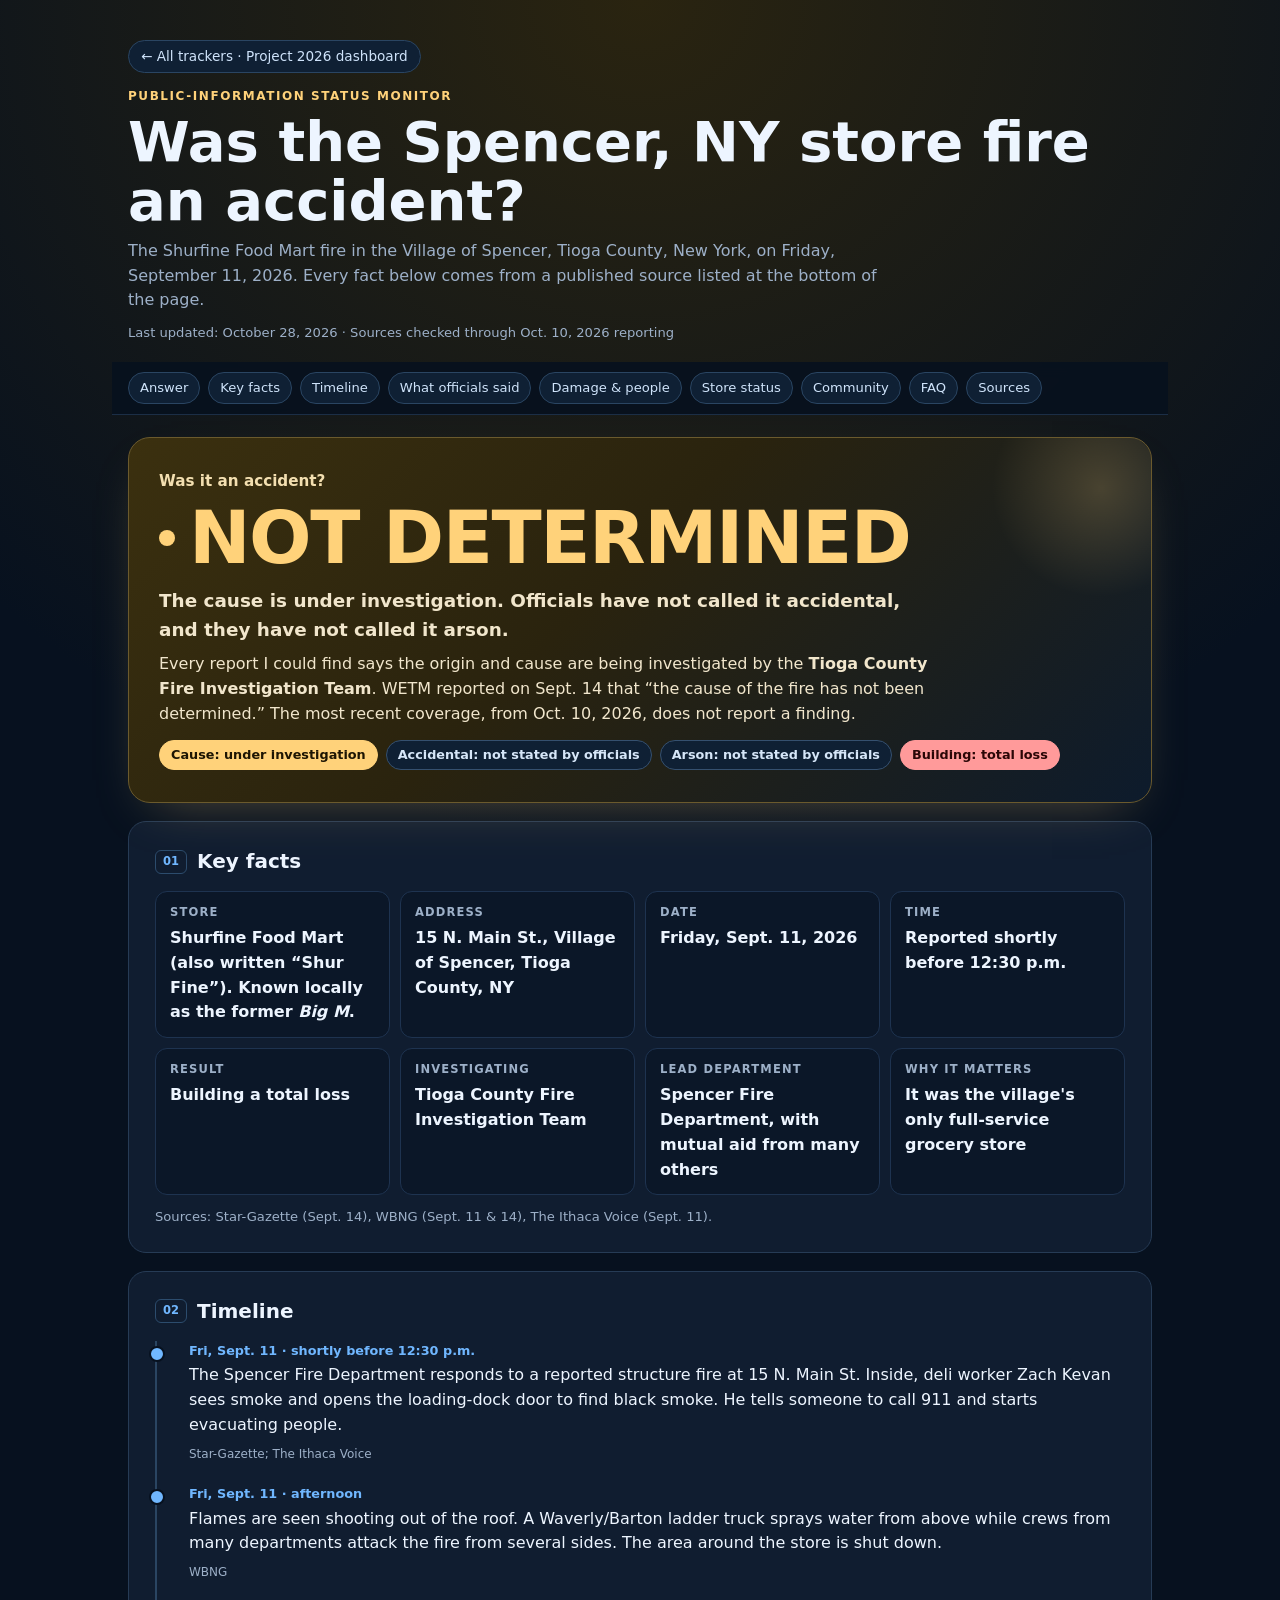
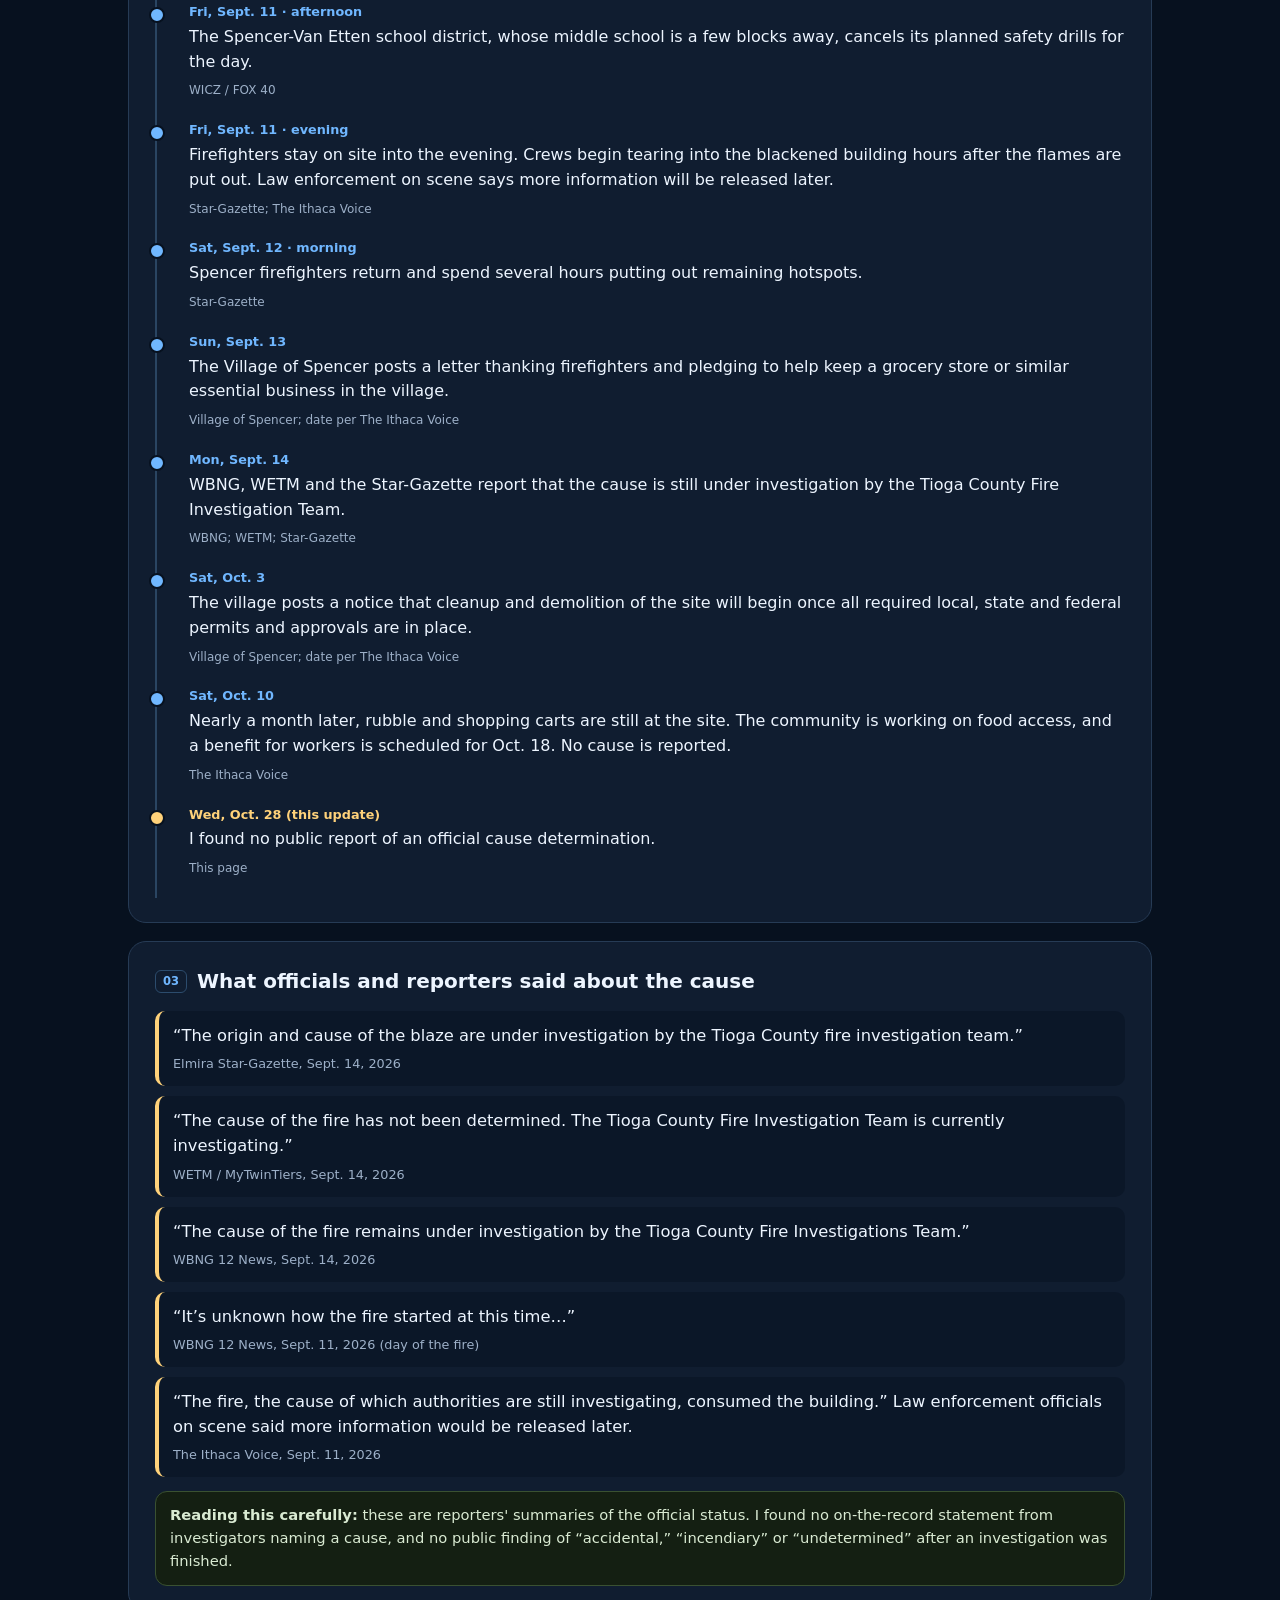
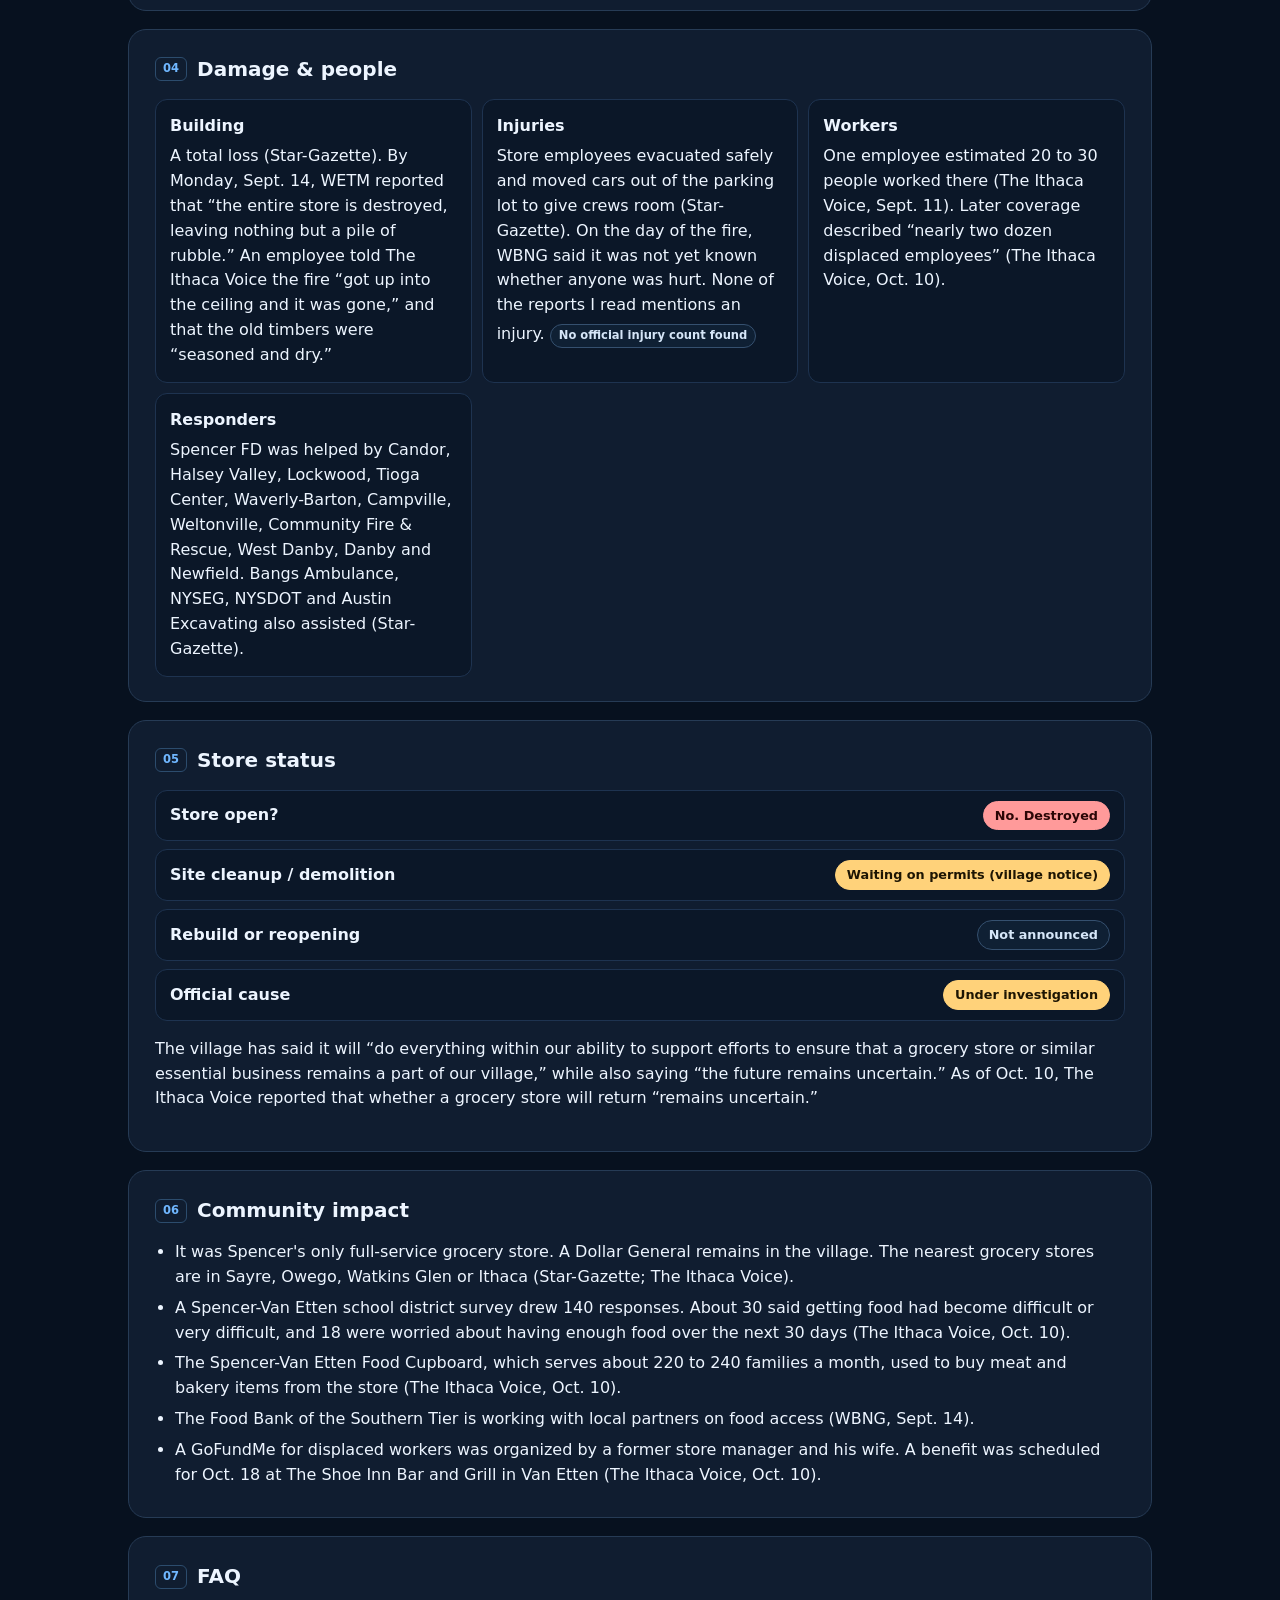
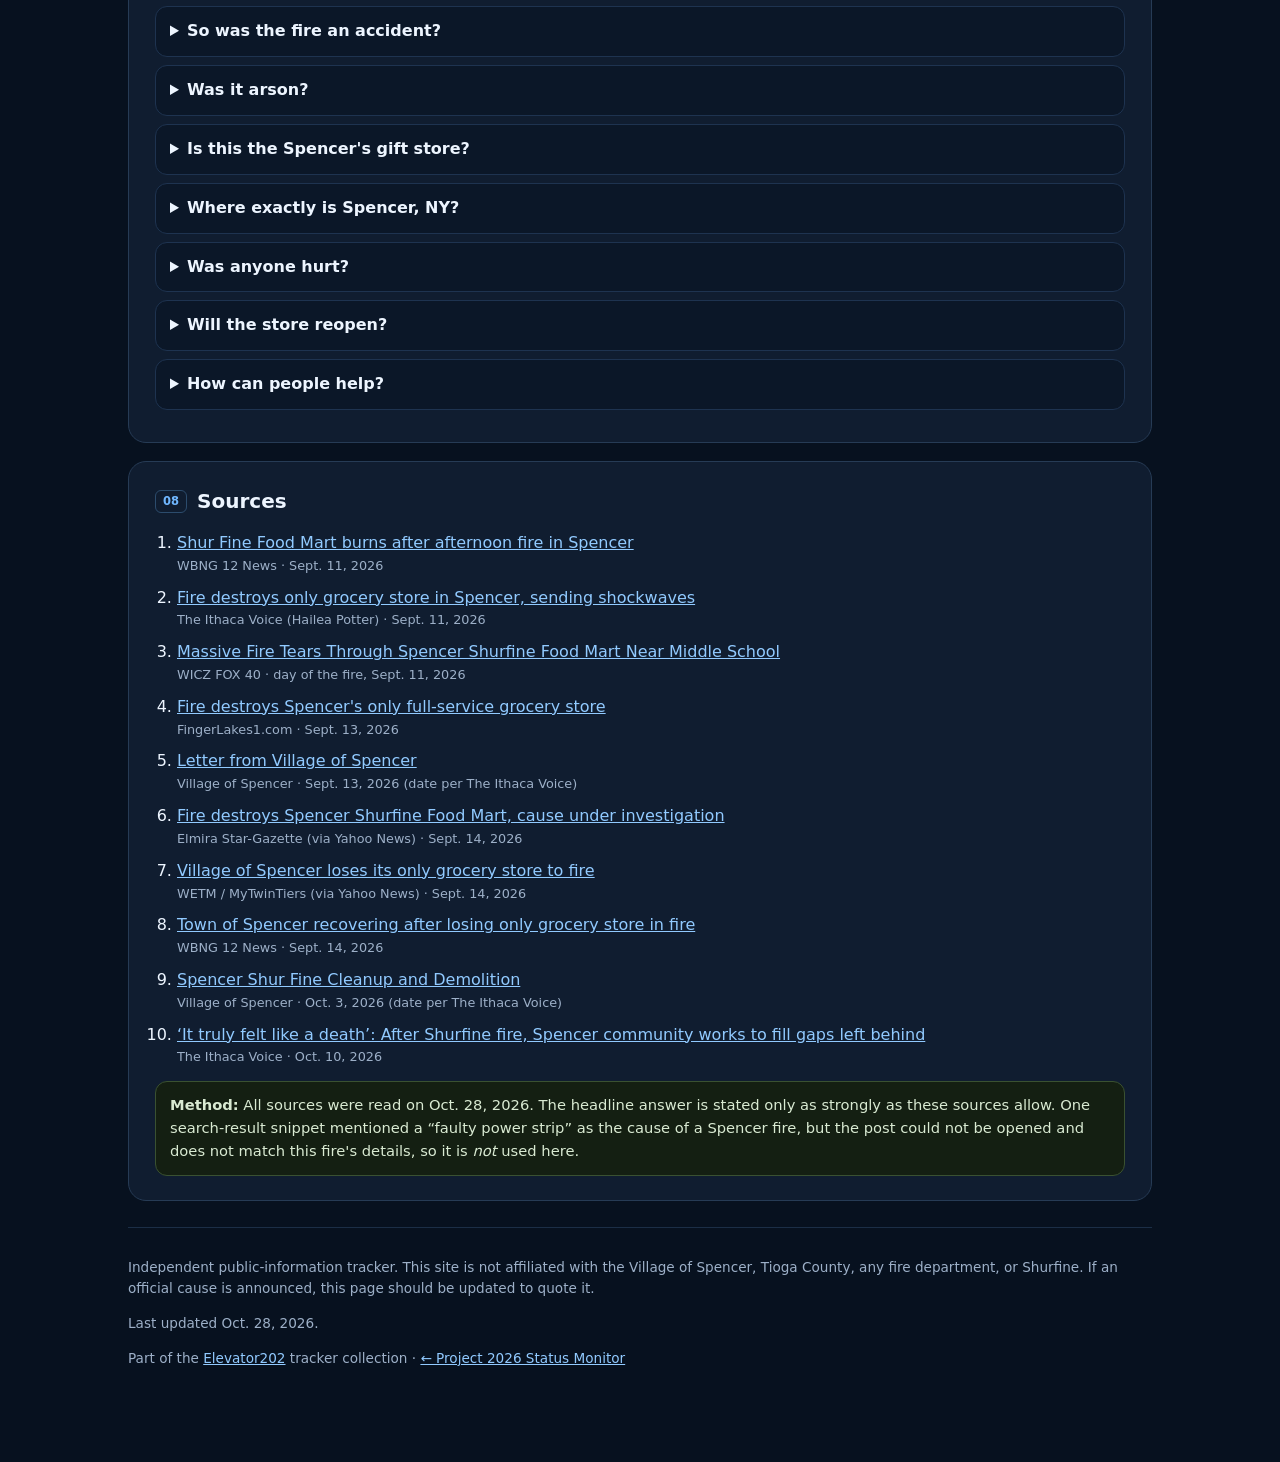
<file: spencer-fire/index.html>
<!doctype html>
<html lang="en">
<head>
<meta charset="utf-8">
<meta name="viewport" content="width=device-width,initial-scale=1">
<meta name="theme-color" content="#07111f">
<title>Was the Spencer, NY store fire an accident? Status monitor</title>
<meta name="description" content="Was the Spencer, NY Shurfine Food Mart fire (Sept. 11, 2026) an accident? Officials have not determined the cause. It is under investigation by the Tioga County Fire Investigation Team. Facts, timeline and sources.">
<meta property="og:title" content="Was the Spencer, NY store fire an accident? Cause not determined">
<meta property="og:description" content="Shurfine Food Mart, 15 N. Main St., Village of Spencer, NY. Fire on Sept. 11, 2026. Cause under investigation. Every fact is sourced.">
<link rel="stylesheet" href="styles.css">
</head>
<body>
<a class="skip" href="#answer">Skip to the answer</a>
<main>
<header>
  <a class="back" href="../index.html">← All trackers · Project 2026 dashboard</a>
  <p class="eyebrow">Public-information status monitor</p>
  <h1>Was the Spencer, NY store fire an accident?</h1>
  <p class="sub">The Shurfine Food Mart fire in the Village of Spencer, Tioga County, New York, on Friday, September 11, 2026. Every fact below comes from a published source listed at the bottom of the page.</p>
  <p class="stamp">Last updated: <time datetime="2026-10-28">October 28, 2026</time> · Sources checked through Oct. 10, 2026 reporting</p>
</header>

<nav class="toc" aria-label="Sections">
  <a href="#answer">Answer</a><a href="#facts">Key facts</a><a href="#timeline">Timeline</a><a href="#officials">What officials said</a><a href="#damage">Damage &amp; people</a><a href="#status">Store status</a><a href="#impact">Community</a><a href="#faq">FAQ</a><a href="#sources">Sources</a>
</nav>

<section id="answer" class="hero" aria-labelledby="answer-h">
  <p class="q">Was it an accident?</p>
  <div class="big"><span class="dot" aria-hidden="true"></span><h2 id="answer-h" class="verdict">NOT DETERMINED</h2></div>
  <p class="what">The cause is under investigation. Officials have <strong>not</strong> called it accidental, and they have <strong>not</strong> called it arson.</p>
  <p>Every report I could find says the origin and cause are being investigated by the <strong>Tioga County Fire Investigation Team</strong>. WETM reported on Sept. 14 that “the cause of the fire has not been determined.” The most recent coverage, from Oct. 10, 2026, does not report a finding.</p>
  <div class="chips">
    <span class="tag amber">Cause: under investigation</span>
    <span class="tag">Accidental: not stated by officials</span>
    <span class="tag">Arson: not stated by officials</span>
    <span class="tag red">Building: total loss</span>
  </div>
</section>

<section id="facts" class="card" aria-labelledby="facts-h">
  <h2 id="facts-h"><span class="num">01</span>Key facts</h2>
  <dl class="grid">
    <div class="stat"><dt>Store</dt><dd>Shurfine Food Mart (also written “Shur Fine”). Known locally as the former <em>Big M</em>.</dd></div>
    <div class="stat"><dt>Address</dt><dd>15 N. Main St., Village of Spencer, Tioga County, NY</dd></div>
    <div class="stat"><dt>Date</dt><dd>Friday, Sept. 11, 2026</dd></div>
    <div class="stat"><dt>Time</dt><dd>Reported shortly before 12:30 p.m.</dd></div>
    <div class="stat"><dt>Result</dt><dd>Building a total loss</dd></div>
    <div class="stat"><dt>Investigating</dt><dd>Tioga County Fire Investigation Team</dd></div>
    <div class="stat"><dt>Lead department</dt><dd>Spencer Fire Department, with mutual aid from many others</dd></div>
    <div class="stat"><dt>Why it matters</dt><dd>It was the village's only full-service grocery store</dd></div>
  </dl>
  <p class="src">Sources: Star-Gazette (Sept. 14), WBNG (Sept. 11 &amp; 14), The Ithaca Voice (Sept. 11).</p>
</section>

<section id="timeline" class="card" aria-labelledby="tl-h">
  <h2 id="tl-h"><span class="num">02</span>Timeline</h2>
  <ol class="timeline">
    <li><time>Fri, Sept. 11 · shortly before 12:30 p.m.</time><p>The Spencer Fire Department responds to a reported structure fire at 15 N. Main St. Inside, deli worker Zach Kevan sees smoke and opens the loading-dock door to find black smoke. He tells someone to call 911 and starts evacuating people.</p><span class="cite">Star-Gazette; The Ithaca Voice</span></li>
    <li><time>Fri, Sept. 11 · afternoon</time><p>Flames are seen shooting out of the roof. A Waverly/Barton ladder truck sprays water from above while crews from many departments attack the fire from several sides. The area around the store is shut down.</p><span class="cite">WBNG</span></li>
    <li><time>Fri, Sept. 11 · afternoon</time><p>The Spencer-Van Etten school district, whose middle school is a few blocks away, cancels its planned safety drills for the day.</p><span class="cite">WICZ / FOX 40</span></li>
    <li><time>Fri, Sept. 11 · evening</time><p>Firefighters stay on site into the evening. Crews begin tearing into the blackened building hours after the flames are put out. Law enforcement on scene says more information will be released later.</p><span class="cite">Star-Gazette; The Ithaca Voice</span></li>
    <li><time>Sat, Sept. 12 · morning</time><p>Spencer firefighters return and spend several hours putting out remaining hotspots.</p><span class="cite">Star-Gazette</span></li>
    <li><time>Sun, Sept. 13</time><p>The Village of Spencer posts a letter thanking firefighters and pledging to help keep a grocery store or similar essential business in the village.</p><span class="cite">Village of Spencer; date per The Ithaca Voice</span></li>
    <li><time>Mon, Sept. 14</time><p>WBNG, WETM and the Star-Gazette report that the cause is still under investigation by the Tioga County Fire Investigation Team.</p><span class="cite">WBNG; WETM; Star-Gazette</span></li>
    <li><time>Sat, Oct. 3</time><p>The village posts a notice that cleanup and demolition of the site will begin once all required local, state and federal permits and approvals are in place.</p><span class="cite">Village of Spencer; date per The Ithaca Voice</span></li>
    <li><time>Sat, Oct. 10</time><p>Nearly a month later, rubble and shopping carts are still at the site. The community is working on food access, and a benefit for workers is scheduled for Oct. 18. No cause is reported.</p><span class="cite">The Ithaca Voice</span></li>
    <li class="now"><time>Wed, Oct. 28 (this update)</time><p>I found no public report of an official cause determination.</p><span class="cite">This page</span></li>
  </ol>
</section>

<section id="officials" class="card" aria-labelledby="off-h">
  <h2 id="off-h"><span class="num">03</span>What officials and reporters said about the cause</h2>
  <div class="quotes">
    <blockquote><p>“The origin and cause of the blaze are under investigation by the Tioga County fire investigation team.”</p><footer>Elmira Star-Gazette, Sept. 14, 2026</footer></blockquote>
    <blockquote><p>“The cause of the fire has not been determined. The Tioga County Fire Investigation Team is currently investigating.”</p><footer>WETM / MyTwinTiers, Sept. 14, 2026</footer></blockquote>
    <blockquote><p>“The cause of the fire remains under investigation by the Tioga County Fire Investigations Team.”</p><footer>WBNG 12 News, Sept. 14, 2026</footer></blockquote>
    <blockquote><p>“It’s unknown how the fire started at this time…”</p><footer>WBNG 12 News, Sept. 11, 2026 (day of the fire)</footer></blockquote>
    <blockquote><p>“The fire, the cause of which authorities are still investigating, consumed the building.” Law enforcement officials on scene said more information would be released later.</p><footer>The Ithaca Voice, Sept. 11, 2026</footer></blockquote>
  </div>
  <div class="note"><strong>Reading this carefully:</strong> these are reporters' summaries of the official status. I found no on-the-record statement from investigators naming a cause, and no public finding of “accidental,” “incendiary” or “undetermined” after an investigation was finished.</div>
</section>

<section id="damage" class="card" aria-labelledby="dmg-h">
  <h2 id="dmg-h"><span class="num">04</span>Damage &amp; people</h2>
  <div class="two">
    <div class="mini"><h3>Building</h3><p>A total loss (Star-Gazette). By Monday, Sept. 14, WETM reported that “the entire store is destroyed, leaving nothing but a pile of rubble.” An employee told The Ithaca Voice the fire “got up into the ceiling and it was gone,” and that the old timbers were “seasoned and dry.”</p></div>
    <div class="mini"><h3>Injuries</h3><p>Store employees evacuated safely and moved cars out of the parking lot to give crews room (Star-Gazette). On the day of the fire, WBNG said it was not yet known whether anyone was hurt. None of the reports I read mentions an injury. <span class="tag small">No official injury count found</span></p></div>
    <div class="mini"><h3>Workers</h3><p>One employee estimated 20 to 30 people worked there (The Ithaca Voice, Sept. 11). Later coverage described “nearly two dozen displaced employees” (The Ithaca Voice, Oct. 10).</p></div>
    <div class="mini"><h3>Responders</h3><p>Spencer FD was helped by Candor, Halsey Valley, Lockwood, Tioga Center, Waverly-Barton, Campville, Weltonville, Community Fire &amp; Rescue, West Danby, Danby and Newfield. Bangs Ambulance, NYSEG, NYSDOT and Austin Excavating also assisted (Star-Gazette).</p></div>
  </div>
</section>

<section id="status" class="card" aria-labelledby="st-h">
  <h2 id="st-h"><span class="num">05</span>Store status</h2>
  <div class="rows">
    <div class="row"><span>Store open?</span><span class="tag red">No. Destroyed</span></div>
    <div class="row"><span>Site cleanup / demolition</span><span class="tag amber">Waiting on permits (village notice)</span></div>
    <div class="row"><span>Rebuild or reopening</span><span class="tag">Not announced</span></div>
    <div class="row"><span>Official cause</span><span class="tag amber">Under investigation</span></div>
  </div>
  <p>The village has said it will “do everything within our ability to support efforts to ensure that a grocery store or similar essential business remains a part of our village,” while also saying “the future remains uncertain.” As of Oct. 10, The Ithaca Voice reported that whether a grocery store will return “remains uncertain.”</p>
</section>

<section id="impact" class="card" aria-labelledby="im-h">
  <h2 id="im-h"><span class="num">06</span>Community impact</h2>
  <ul class="bullets">
    <li>It was Spencer's only full-service grocery store. A Dollar General remains in the village. The nearest grocery stores are in Sayre, Owego, Watkins Glen or Ithaca (Star-Gazette; The Ithaca Voice).</li>
    <li>A Spencer-Van Etten school district survey drew 140 responses. About 30 said getting food had become difficult or very difficult, and 18 were worried about having enough food over the next 30 days (The Ithaca Voice, Oct. 10).</li>
    <li>The Spencer-Van Etten Food Cupboard, which serves about 220 to 240 families a month, used to buy meat and bakery items from the store (The Ithaca Voice, Oct. 10).</li>
    <li>The Food Bank of the Southern Tier is working with local partners on food access (WBNG, Sept. 14).</li>
    <li>A GoFundMe for displaced workers was organized by a former store manager and his wife. A benefit was scheduled for Oct. 18 at The Shoe Inn Bar and Grill in Van Etten (The Ithaca Voice, Oct. 10).</li>
  </ul>
</section>

<section id="faq" class="card" aria-labelledby="faq-h">
  <h2 id="faq-h"><span class="num">07</span>FAQ</h2>
  <details><summary>So was the fire an accident?</summary><p>No one official has said so. As of the latest reporting I could find, the cause had not been determined and the Tioga County Fire Investigation Team was investigating. This page will say “accidental” only if investigators say it.</p></details>
  <details><summary>Was it arson?</summary><p>There is no public report of arson, and no arrests or criminal charges have been reported. “Not determined” means just that: no conclusion has been made public.</p></details>
  <details><summary>Is this the Spencer's gift store?</summary><p>No. This page is about the Shurfine grocery store in the <em>Village of Spencer, New York</em>. I found no news report of a fire at a Spencer's (Spencer Gifts) store in New York.</p></details>
  <details><summary>Where exactly is Spencer, NY?</summary><p>It's a village in Tioga County, in New York's Southern Tier. The store was on North Main Street, a few blocks from Spencer-Van Etten Middle School.</p></details>
  <details><summary>Was anyone hurt?</summary><p>Employees got out safely. None of the reports I read mentions an injury, but I did not find an official injury count.</p></details>
  <details><summary>Will the store reopen?</summary><p>No reopening or rebuild has been announced. The village says it supports efforts to keep a grocery store in Spencer. Cleanup and demolition are waiting on permits.</p></details>
  <details><summary>How can people help?</summary><p>According to The Ithaca Voice (Oct. 10), you can use the community food-sharing cabinets (for example, 160 N. Main St. in Spencer), the Spencer-Van Etten Community Food Cupboard (91 Orchard St.), and the GoFundMe for displaced employees.</p></details>
</section>

<section id="sources" class="card" aria-labelledby="src-h">
  <h2 id="src-h"><span class="num">08</span>Sources</h2>
  <ol class="sources">
    <li><a href="https://www.wbng.com/2026/09/11/shur-fine-food-mart-burns-after-afternoon-fire-spencer/">Shur Fine Food Mart burns after afternoon fire in Spencer</a><span>WBNG 12 News · Sept. 11, 2026</span></li>
    <li><a href="https://ithacavoice.org/2026/09/fire-destroys-only-grocery-store-in-spencer-sending-shockwaves/">Fire destroys only grocery store in Spencer, sending shockwaves</a><span>The Ithaca Voice (Hailea Potter) · Sept. 11, 2026</span></li>
    <li><a href="https://www.wicz.com/news/massive-fire-tears-through-spencer-shurfine-food-mart-near-middle-school/article_71a51b73-f861-4ea5-babc-1c7494c95000.html">Massive Fire Tears Through Spencer Shurfine Food Mart Near Middle School</a><span>WICZ FOX 40 · day of the fire, Sept. 11, 2026</span></li>
    <li><a href="https://www.fingerlakes1.com/2026/09/13/fire-destroys-spencers-only-full-service-grocery-store/">Fire destroys Spencer's only full-service grocery store</a><span>FingerLakes1.com · Sept. 13, 2026</span></li>
    <li><a href="https://villageofspencer.com/letter-from-village-of-spencer/">Letter from Village of Spencer</a><span>Village of Spencer · Sept. 13, 2026 (date per The Ithaca Voice)</span></li>
    <li><a href="https://www.yahoo.com/news/articles/fire-destroys-spencer-shurefine-food-164315507.html">Fire destroys Spencer Shurfine Food Mart, cause under investigation</a><span>Elmira Star-Gazette (via Yahoo News) · Sept. 14, 2026</span></li>
    <li><a href="https://www.yahoo.com/news/articles/village-spencer-loses-only-grocery-223930675.html">Village of Spencer loses its only grocery store to fire</a><span>WETM / MyTwinTiers (via Yahoo News) · Sept. 14, 2026</span></li>
    <li><a href="https://www.wbng.com/2026/09/14/town-spencer-recovering-after-losing-only-grocery-store-fire/">Town of Spencer recovering after losing only grocery store in fire</a><span>WBNG 12 News · Sept. 14, 2026</span></li>
    <li><a href="https://villageofspencer.com/spencer-shur-fine-cleanup-and-demolition/">Spencer Shur Fine Cleanup and Demolition</a><span>Village of Spencer · Oct. 3, 2026 (date per The Ithaca Voice)</span></li>
    <li><a href="https://ithacavoice.org/2026/10/it-truly-felt-like-a-death-after-shurfine-fire-spencer-community-works-to-fill-gaps-left-behind/">‘It truly felt like a death’: After Shurfine fire, Spencer community works to fill gaps left behind</a><span>The Ithaca Voice · Oct. 10, 2026</span></li>
  </ol>
  <div class="note">
    <strong>Method:</strong> All sources were read on Oct. 28, 2026. The headline answer is stated only as strongly as these sources allow. One search-result snippet mentioned a “faulty power strip” as the cause of a Spencer fire, but the post could not be opened and does not match this fire's details, so it is <em>not</em> used here.
  </div>
</section>

<footer class="foot">
  <p>Independent public-information tracker. This site is not affiliated with the Village of Spencer, Tioga County, any fire department, or Shurfine. If an official cause is announced, this page should be updated to quote it.</p>
  <p>Last updated <time datetime="2026-10-28">Oct. 28, 2026</time>.</p>
  <p>Part of the <a href="https://github.com/Zephplays134/Elevator202" target="_blank" rel="noopener">Elevator202</a> tracker collection · <a href="../index.html">← Project 2026 Status Monitor</a></p>
</footer>
</main>
</body>
</html>
</file>
<file: spencer-fire/styles.css>
:root{color-scheme:dark;--bg:#07111f;--panel:#101d30;--line:#263b55;--text:#edf5ff;--muted:#9db0c8;--blue:#70b7ff;--amber:#ffd27a;--green:#80e0b1;--red:#ff9a9a}
*{box-sizing:border-box}
html{scroll-behavior:smooth;background:#07111f}
body{margin:0;background:radial-gradient(ellipse 120% 1400px at top,#2a2410 0,#07111f 60%) no-repeat #07111f;color:var(--text);font:16px/1.55 system-ui,-apple-system,"Segoe UI",sans-serif;overflow-wrap:anywhere}
main{max-width:1080px;margin:auto;padding:24px 16px 60px}
a{color:#91caff}a:hover{color:#fff}
a:focus-visible,summary:focus-visible{outline:3px solid var(--amber);outline-offset:3px;border-radius:6px}
.skip{position:absolute;left:-999px;top:8px;background:#fff;color:#000;padding:8px 12px;border-radius:8px;z-index:20}
.skip:focus{left:8px}
.eyebrow{color:var(--amber);font-weight:700;letter-spacing:.13em;text-transform:uppercase;font-size:.75rem;margin:0}
h1{font-size:clamp(2rem,6.5vw,3.5rem);line-height:1.06;margin:.4rem 0 .5rem}
h2{font-size:1.25rem;margin:0 0 14px;display:flex;align-items:center;gap:10px}
h2 .num{font-size:.72rem;color:var(--blue);border:1px solid #2c4c6d;border-radius:6px;padding:2px 7px;font-weight:700;flex:0 0 auto}
h3{font-size:1rem;margin:0 0 6px}
.sub{color:var(--muted);max-width:760px;margin:0}
.stamp{font-size:.82rem;color:var(--muted);margin-top:10px}
nav.toc{position:sticky;top:0;z-index:5;margin:18px -16px 0;padding:10px 16px;background:rgba(7,17,31,.9);backdrop-filter:blur(8px);border-bottom:1px solid #1b2e46;display:flex;gap:8px;overflow-x:auto;scrollbar-width:none}
nav.toc::-webkit-scrollbar{display:none}
nav.toc a{flex:0 0 auto;font-size:.82rem;text-decoration:none;color:#cfe3fa;border:1px solid #2a4562;border-radius:999px;padding:5px 11px;background:#0f2034}
nav.toc a:hover{background:#1b3655}
section{scroll-margin-top:60px}
.hero{margin-top:22px;border-radius:22px;padding:24px 20px;background:linear-gradient(135deg,#3b300f 0,#2a230e 45%,#0d1b2c 100%);border:1px solid #6b5a2d;box-shadow:0 20px 50px -25px rgba(255,210,122,.35);position:relative;overflow:hidden}
.hero:after{content:"";position:absolute;right:-60px;top:-60px;width:220px;height:220px;border-radius:50%;background:radial-gradient(circle,rgba(255,210,122,.2),transparent 70%);pointer-events:none}
.hero .q{color:#f3dfb0;font-weight:600;font-size:.95rem;margin:0}
.hero .big{display:flex;align-items:center;gap:14px;margin:8px 0 12px}
.verdict{font-size:clamp(2.2rem,10vw,4.6rem);font-weight:900;line-height:1;color:var(--amber);letter-spacing:-.02em;margin:0;display:block}
.dot{flex:0 0 16px;width:16px;height:16px;border-radius:50%;background:var(--amber);animation:pulse 2s infinite}
@keyframes pulse{0%{box-shadow:0 0 0 0 rgba(255,210,122,.6)}70%{box-shadow:0 0 0 14px rgba(255,210,122,0)}100%{box-shadow:0 0 0 0 rgba(255,210,122,0)}}
@media (prefers-reduced-motion:reduce){.dot{animation:none}html{scroll-behavior:auto}}
.hero .what{font-size:1.15rem;font-weight:700;margin:0 0 8px;max-width:780px}
.hero p{margin:6px 0;color:#f1e6cc;max-width:780px}
.chips{display:flex;flex-wrap:wrap;gap:8px;margin-top:14px}
.tag{display:inline-flex;align-items:center;border-radius:999px;padding:4px 11px;font-size:.8rem;font-weight:700;border:1px solid #35506f;background:#0f2034;color:#d6e6f8}
.tag.amber{color:#1d1503;background:var(--amber);border-color:var(--amber)}
.tag.red{color:#2b0606;background:var(--red);border-color:var(--red)}
.tag.small{font-size:.72rem;padding:2px 8px;margin-top:6px}
.card{margin-top:18px;background:var(--panel);border:1px solid var(--line);border-radius:18px;padding:20px 18px}
.src{color:var(--muted);font-size:.82rem;margin:12px 0 0}
.grid{display:grid;grid-template-columns:repeat(auto-fit,minmax(220px,1fr));gap:10px;margin:0}
.stat{background:#0b1728;border:1px solid #1e3350;border-radius:12px;padding:12px 14px}
.stat dt{font-size:.72rem;text-transform:uppercase;letter-spacing:.1em;color:var(--muted);font-weight:700}
.stat dd{margin:4px 0 0;font-weight:600}
.timeline{list-style:none;margin:0;padding:0 0 0 18px;border-left:2px solid #2a4562}
.timeline li{position:relative;padding:0 0 18px 14px}
.timeline li:before{content:"";position:absolute;left:-26px;top:5px;width:12px;height:12px;border-radius:50%;background:var(--blue);border:2px solid #07111f}
.timeline li.now:before{background:var(--amber)}
.timeline time{font-size:.8rem;font-weight:700;color:var(--blue);display:block}
.timeline li.now time{color:var(--amber)}
.timeline p{margin:3px 0}
.cite{font-size:.75rem;color:var(--muted)}
.quotes{display:grid;gap:10px}
blockquote{margin:0;background:#0b1728;border-left:4px solid var(--amber);border-radius:10px;padding:12px 14px}
blockquote p{margin:0;font-size:1.02rem}
blockquote footer{margin-top:6px;font-size:.8rem;color:var(--muted)}
.note{margin-top:14px;background:#141f12;border:1px solid #3a5131;border-radius:12px;padding:12px 14px;font-size:.92rem;color:#d9ead2}
.two{display:grid;grid-template-columns:repeat(auto-fit,minmax(260px,1fr));gap:10px}
.mini{background:#0b1728;border:1px solid #1e3350;border-radius:12px;padding:14px}
.mini p{margin:0}
.rows{display:grid;gap:8px;margin-bottom:12px}
.row{display:flex;justify-content:space-between;align-items:center;gap:12px;flex-wrap:wrap;background:#0b1728;border:1px solid #1e3350;border-radius:12px;padding:10px 14px;font-weight:600}
.bullets{margin:0;padding-left:20px}.bullets li{margin:6px 0}
details{border:1px solid #1e3350;background:#0b1728;border-radius:12px;padding:0 14px;margin:8px 0}
summary{cursor:pointer;font-weight:700;padding:12px 0}
details p{margin:0 0 12px;color:#d2e1f2}
.sources{margin:0;padding-left:22px}
.sources li{margin:10px 0}
.sources span{display:block;font-size:.8rem;color:var(--muted)}
.foot{margin-top:26px;color:var(--muted);font-size:.85rem;border-top:1px solid #1b2e46;padding-top:16px}
@media (min-width:760px){main{padding:40px 28px 80px}.card{padding:24px 26px}.hero{padding:32px 30px}}

.back{display:inline-flex;align-items:center;gap:6px;margin:0 0 14px;font-size:.85rem;text-decoration:none;color:#cfe3fa;border:1px solid #2a4562;border-radius:999px;padding:5px 12px;background:#0f2034}
.back:hover{background:#1b3655;color:#fff}
</file>
